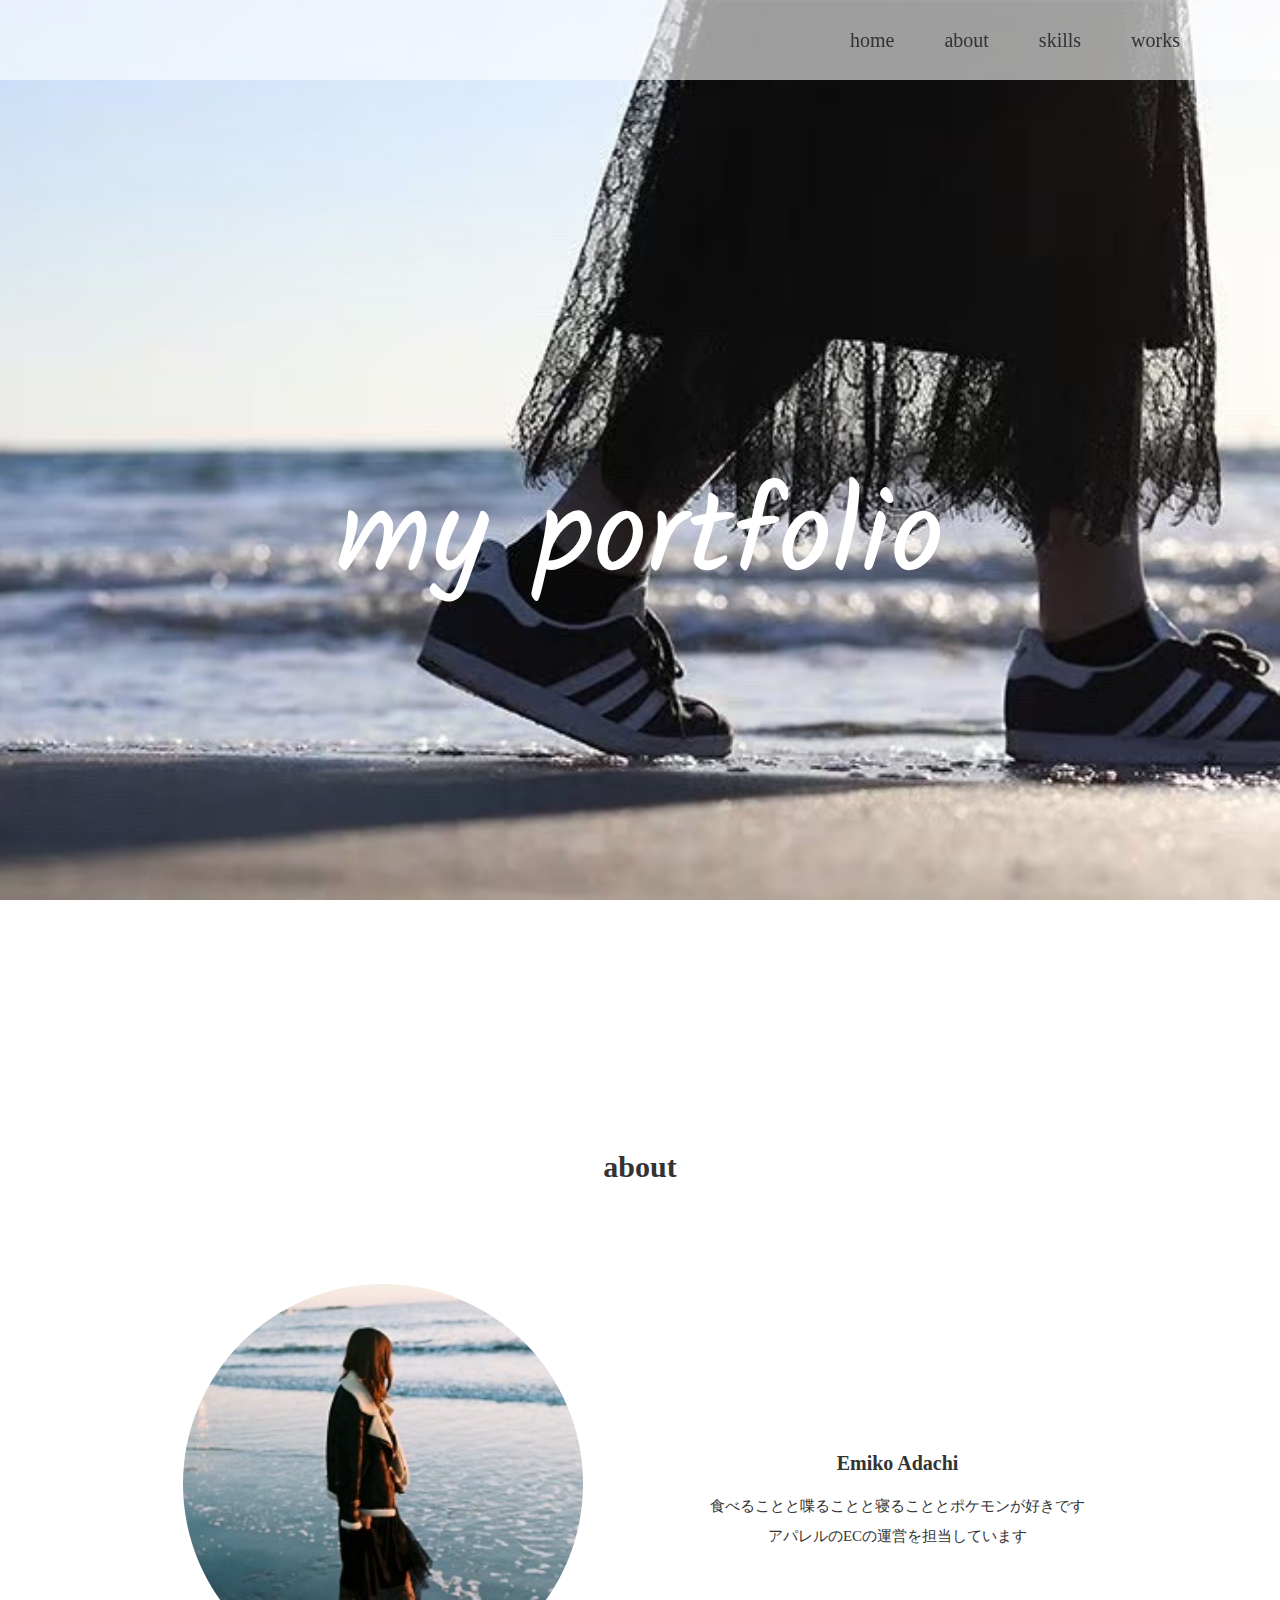
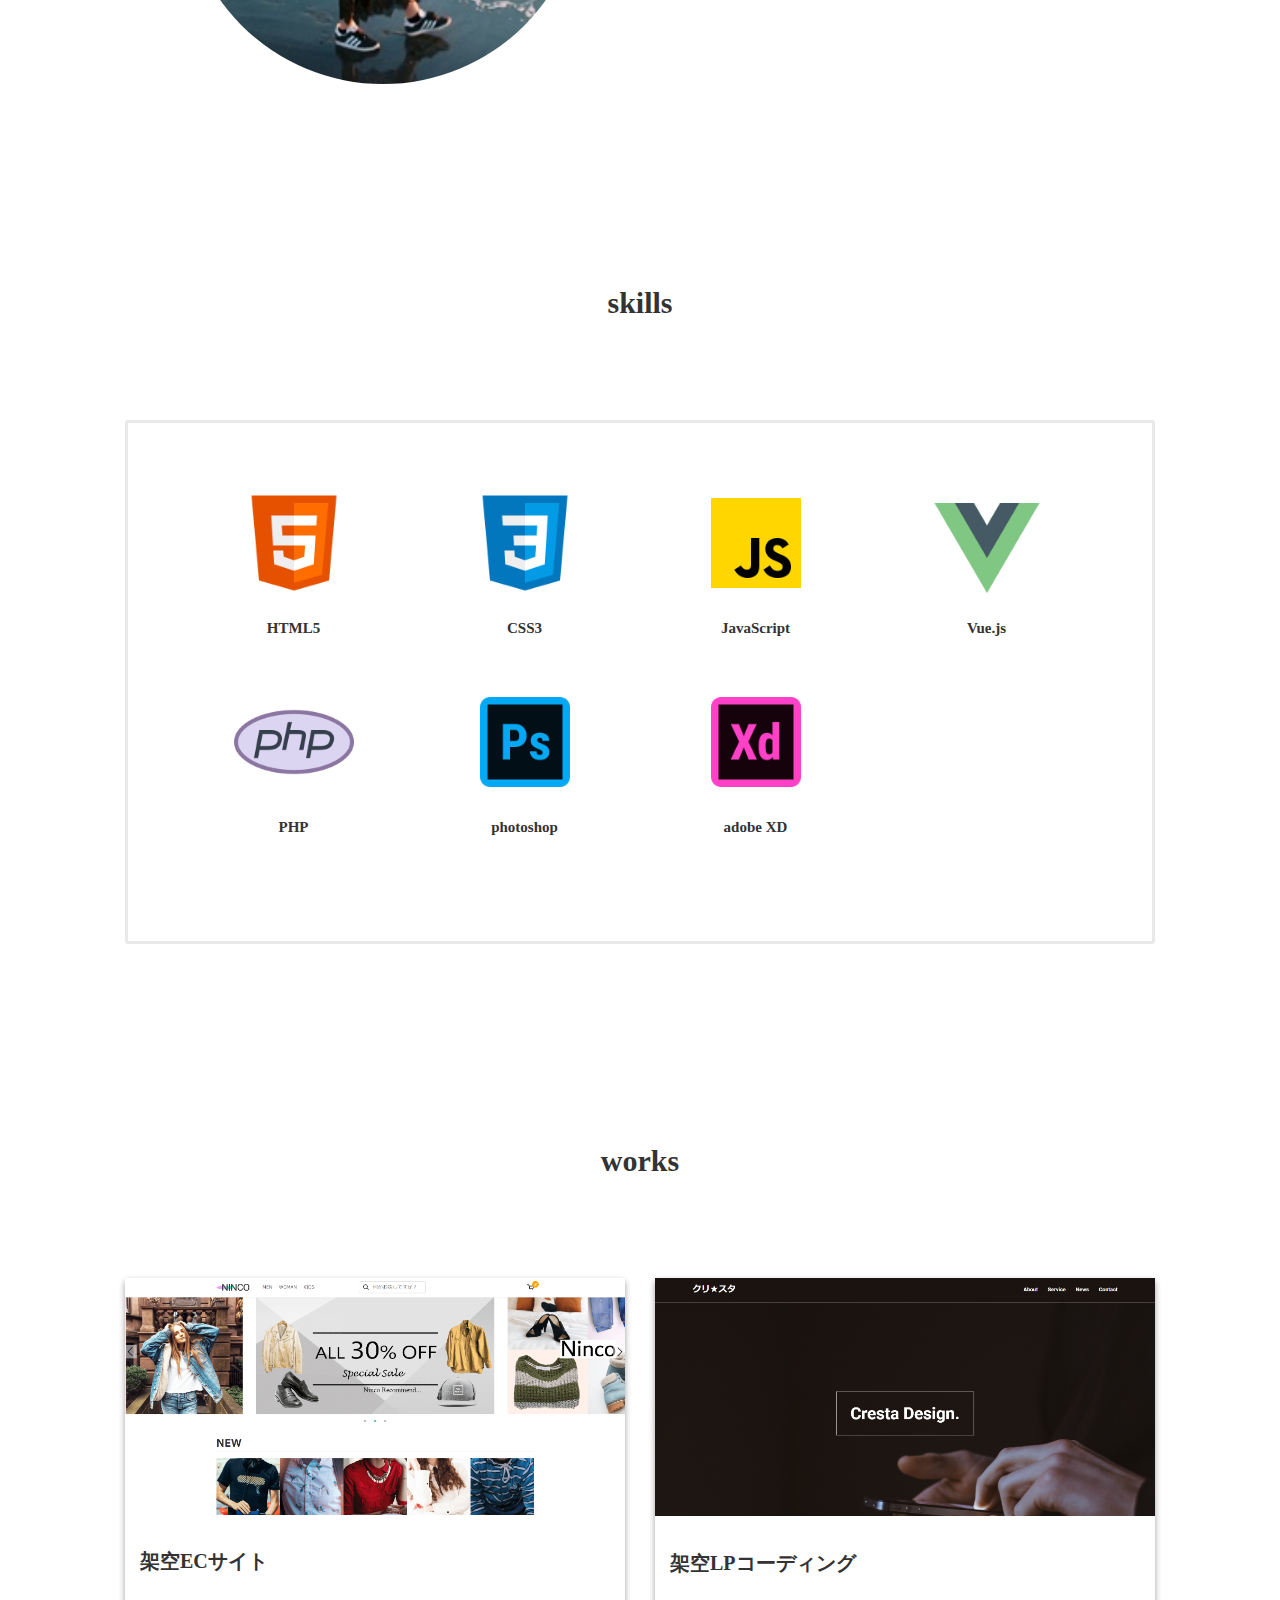
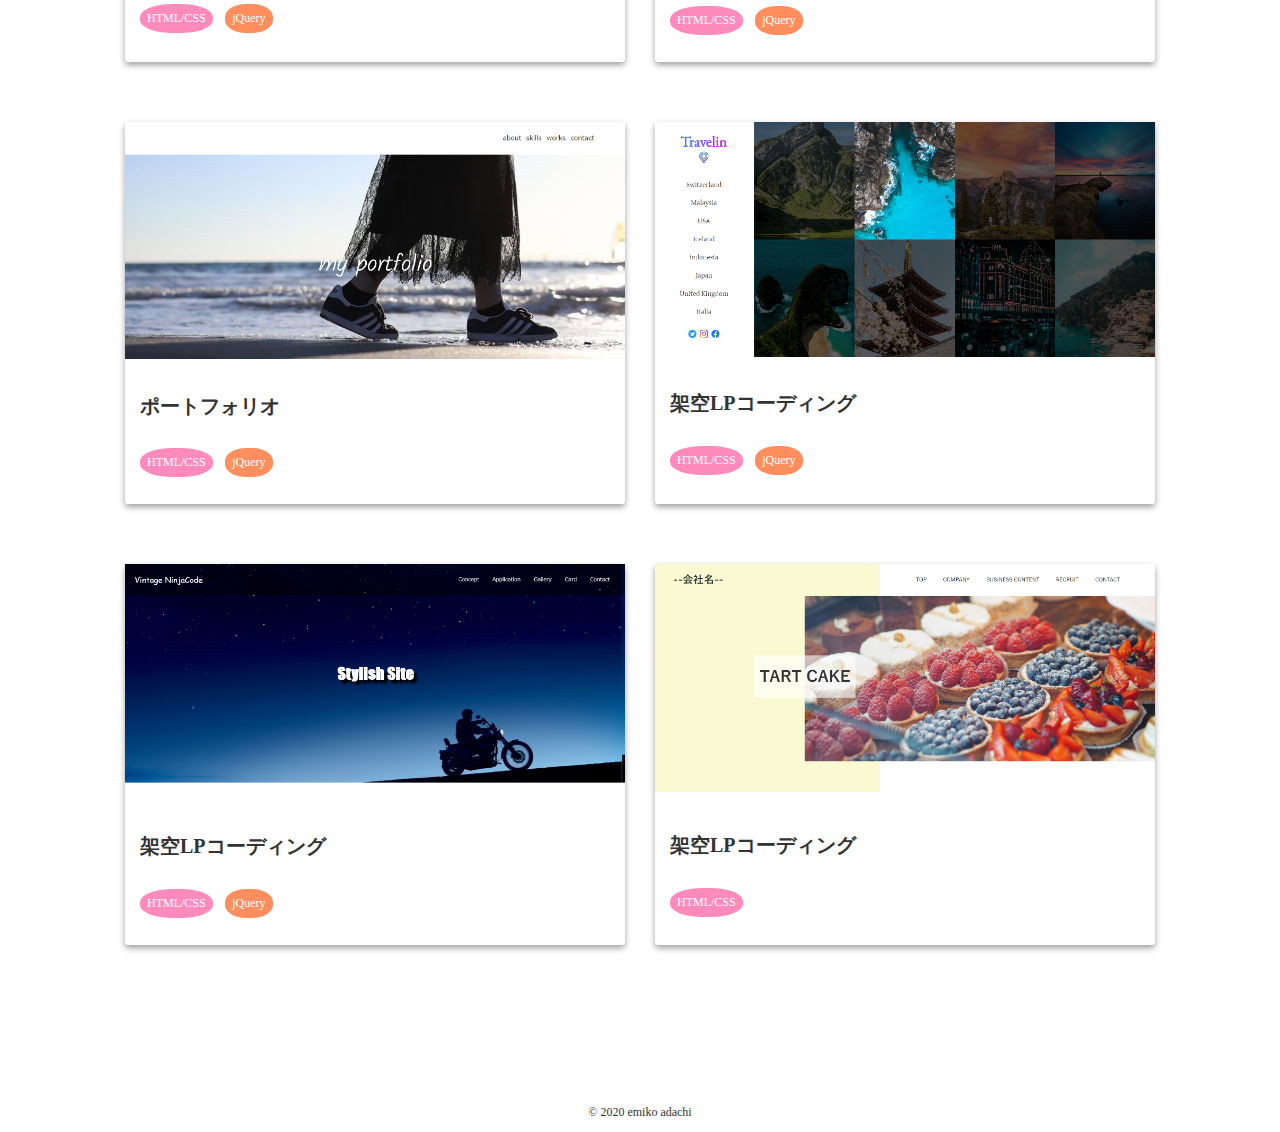
<file: index.html>
<!DOCTYPE html>
<html lang="ja">
<head>
    <meta charset="UTF-8">
    <meta name="viewport" content="width=device-width, initial-scale=1.0">
    <title>my portfolio</title>
    <link rel="stylesheet" href="css/style.css">
    <link href="https://fonts.googleapis.com/css2?family=Kalam:wght@300&display=swap" rel="stylesheet">
    <script type="text/javascript" src="js/jquery-3.5.1.min.js"></script>
</head>
<body>
    <header class="header">
        <div id="header">
            <nav>
            <ul id="navi" class="navi">
                <li><a href="#home">home</a></li>
                <li><a href="#about">about</a></li>
                <li><a href="#skills">skills</a></li>
                <li><a href="#works">works</a></li>
            </ul>
            </nav>
            
            <!-- ボタン部分-->
            <div class="nav_btn" id="nav_btn">
                <span class="hamburger_line hamburger_line1"></span>
                <span class="hamburger_line hamburger_line2"></span>
                <span class="hamburger_line hamburger_line3"></span>
            </div>
            <div class="nav_bg" id="nav_bg"></div>
            <!-- /ボタン部分-->
            
        </div>
    </header>
    <main>
        <div class="main_visual"  id="home">
            <div class="main_img"></div>
            <div class="main_text">
                <p>my portfolio</p>
            </div>
        </div>
        <section class="about" id="about">
            <h1 class="contents_title">about</h1>
            <div class="about_wrapper">
                <div class="about_img">
                    <img src="./img/about.jpg" alt="">
                </div>
                <div class="about_text">
                    <h2>Emiko Adachi</h2>
                    <p>食べることと喋ることと寝ることとポケモンが好きです<br>
                    アパレルのECの運営を担当しています</p>
                </div>
            </div>
        </section>
        <section class="skills" id="skills">
            <h1 class="contents_title">skills</h1>
            <div class="skills_container">
                <ul class="skills_card">
                    <li class="skill">
                        <img src="img/icons8-html-5-48.png" alt="">
                        <p>HTML5</p>
                    </li>
                    <li class="skill">
                        <img src="img/icons8-css3-48.png" alt="">
                        <p>CSS3</p>
                    </li>
                    <li class="skill">
                        <img src="img/icons8-javascript-48.png" alt="">
                        <p>JavaScript</p>
                    </li>
                    <li class="skill">
                        <img src="img/icons8-vue-js-48.png" alt="">
                        <p>Vue.js</p>
                    </li>
                    <li class="skill">
                        <img src="img/icons8-php-ロゴ-30.png" alt="">
                        <p>PHP</p>
                    </li>
                    <li class="skill">
                        <img src="img/icons8-adobe-photoshop-48.png" alt="">
                        <p>photoshop</p>
                    </li>
                    <li class="skill">
                        <img src="img/icons8-adobe-xd-48.png" alt="">
                        <p>adobe XD</p>
                    </li>
                </ul>
            </div>
        </section>
        <section class="works" id="works">
            <h1 class="contents_title">works</h1>
                <div class="works_container">
                    <ul class="works_card">
                        <li class="works_item" id="openmodal_6">
                            <img src="img/works_06.png" alt="">
                            <div class="works_wrapper">
                                <h2 class="works_title">架空ECサイト</h2>
                                <p class="html_css">HTML/CSS</p>
                                <p class="jQuery">jQuery</p>
                            </div>
                        </li>
                        <!-- モーダルエリアここから -->
                        <section id="modalArea_6" class="modalArea">
                        <div id="modalBg_6" class="modalBg"></div>
                        <div class="modalWrapper">
                            <div class="modalContents">
                                <img src="img/works_06.png" alt="">
                                <h2>架空ECサイト</h2>
                                <table>
                                    <tr class="modal_list">
                                        <td>ポイント</td>
                                        <td>
                                            <ul>
                                                <li>レスポンシブ対応あり(PC、SP)</li>
                                                <li>プラグインを使用したスライダーの実装</li>
                                                <li>画像拡大機能</li>
                                                <li>お気に入り追加やカートに入れる機能実装</li>
                                            </ul>
                                        </td>
                                    </tr>
                                    <tr class="modal_list">
                                        <td>サイトURL</td>
                                        <td><a href="works/06/index.html" target="_blank">https://e-adachi/works/06.com</a></td>
                                    </tr>
                                    <tr class="modal_list">
                                        <td>GitHub</td>
                                        <td><a href="https://github.com/e-adachi-55/ec" target="_blank">https://github.com/e-adachi-55/ec</a></td>
                                    </tr>
                                    <tr class="modal_list">
                                        <td>担当箇所</td>
                                        <td>コーディングのみ</td>
                                    </tr>
                                    <tr class="modal_list">
                                        <td>言語・ツール</td>
                                        <td>HTML / CSS / jQuery</td>
                                    </tr>
                                    <tr class="modal_list">
                                        <td>制作時間</td>
                                        <td>35時間</td>
                                    </tr>
                                </table>
                            </div>
                            <div id="closeModal_6" class="closeModal">
                            ×
                            </div>
                        </div>
                        </section>
                        <!-- モーダルエリアここまで -->
                        <li class="works_item" id="openmodal_5">
                            <img src="img/works_05.png" alt="">
                            <div class="works_wrapper">
                                <h2 class="works_title">架空LPコーディング</h2>
                                <p class="html_css">HTML/CSS</p>
                                <p class="jQuery">jQuery</p>
                            </div>
                        </li>
                        <!-- モーダルエリアここから -->
                        <section id="modalArea_5" class="modalArea">
                        <div id="modalBg_5" class="modalBg"></div>
                        <div class="modalWrapper">
                            <div class="modalContents">
                                <img src="img/works_05.png" alt="">
                                <h2>架空LPコーディング</h2>
                                <table>
                                    <tr class="modal_list">
                                        <td>ポイント</td>
                                        <td>
                                            <ul>
                                                <li>レスポンシブ対応あり(PC、SP)</li>
                                                <li>XDカンプからのコーディング</li>
                                            </ul>
                                        </td>
                                    </tr>
                                    <tr class="modal_list">
                                        <td>サイトURL</td>
                                        <td><a href="works/05/index.html" target="_blank">https://e-adachi/works/05.com</a></td>
                                    </tr>
                                    <tr class="modal_list">
                                        <td>GitHub</td>
                                        <td><a href="https://github.com/e-adachi-55/crestadesign-cording1" target="_blank">https://github.com/e-adachi-55/crestadesign-cording1</a></td>
                                    </tr>
                                    <tr class="modal_list">
                                        <td>担当箇所</td>
                                        <td>コーディングのみ</td>
                                    </tr>
                                    <tr class="modal_list">
                                        <td>言語・ツール</td>
                                        <td>HTML / CSS / jQuery / adobe XD</td>
                                    </tr>
                                    <tr class="modal_list">
                                        <td>制作時間</td>
                                        <td>14時間</td>
                                    </tr>
                                </table>
                            </div>
                            <div id="closeModal_5" class="closeModal">
                            ×
                            </div>
                        </div>
                        </section>
                        <!-- モーダルエリアここまで -->
                        <li class="works_item" id="openmodal_4">
                            <img src="img/works_04.png" alt="">
                            <div class="works_wrapper">
                                <h2 class="works_title">ポートフォリオ</h2>
                                <p class="html_css">HTML/CSS</p>
                                <p class="jQuery">jQuery</p>
                            </div>
                        </li>
                        <!-- モーダルエリアここから -->
                        <section id="modalArea_4" class="modalArea">
                        <div id="modalBg_4" class="modalBg"></div>
                        <div class="modalWrapper">
                            <div class="modalContents">
                                <img src="img/works_04.png" alt="">
                                <h2>ポートフォリオ</h2>
                                <table>
                                    <tr class="modal_list">
                                        <td>ポイント</td>
                                        <td>
                                            <ul>
                                                <li>レスポンシブ対応あり(PC、SP)</li>
                                            </ul>
                                        </td>
                                    </tr>
                                    <tr class="modal_list">
                                        <td>サイトURL</td>
                                        <td><a href="index.html" target="_blank">https://e-adachi.com</a></td>
                                    </tr>
                                    <tr class="modal_list">
                                        <td>GitHub</td>
                                        <td><a href="https://github.com/e-adachi-55/my-portfolio" target="_blank">https://github.com/e-adachi-55/my-portfolio</a></td>
                                    </tr>
                                    <tr class="modal_list">
                                        <td>担当箇所</td>
                                        <td>コーディングのみ</td>
                                    </tr>
                                    <tr class="modal_list">
                                        <td>言語・ツール</td>
                                        <td>HTML / CSS / jQuery / adobe XD</td>
                                    </tr>
                                    <tr class="modal_list">
                                        <td>制作時間</td>
                                        <td>8時間</td>
                                    </tr>
                                </table>
                            </div>
                            <div id="closeModal_4" class="closeModal">
                            ×
                            </div>
                        </div>
                        </section>
                        <!-- モーダルエリアここまで -->
                        <li class="works_item" id="openmodal_3">
                            <img src="img/works_03.png" alt="">
                            <div class="works_wrapper">
                                <h2 class="works_title">架空LPコーディング</h2>
                                <p class="html_css">HTML/CSS</p>
                                <p class="jQuery">jQuery</p>
                            </div>
                        </li>
                        <!-- モーダルエリアここから -->
                        <section id="modalArea_3" class="modalArea">
                        <div id="modalBg_3" class="modalBg"></div>
                        <div class="modalWrapper">
                            <div class="modalContents">
                                <img src="img/works_03.png" alt="">
                                <h2>架空LPコーディング</h2>
                                <table>
                                    <tr class="modal_list">
                                        <td>ポイント</td>
                                        <td>
                                            <ul>
                                                <li>レスポンシブ対応あり(PC、SP)</li>
                                                <li>jQueryを使用したスライダーの実装</li>
                                                <li>パラメータを使った動的ページ作成</li>
                                            </ul>
                                        </td>
                                    </tr>
                                    <tr class="modal_list">
                                        <td>サイトURL</td>
                                        <td><a href="works/03/index.html" target="_blank">https://e-adachi/works/03.com</a></td>
                                    </tr>
                                    <tr class="modal_list">
                                        <td>GitHub</td>
                                        <td><a href="https://github.com/e-adachi-55/Learning-history3" target="_blank">https://github.com/e-adachi-55/Learning-history3</a></td>
                                    </tr>
                                    <tr class="modal_list">
                                        <td>担当箇所</td>
                                        <td>コーディングのみ</td>
                                    </tr>
                                    <tr class="modal_list">
                                        <td>言語・ツール</td>
                                        <td>HTML / CSS / jQuery</td>
                                    </tr>
                                    <tr class="modal_list">
                                        <td>制作時間</td>
                                        <td>16時間</td>
                                    </tr>
                                </table>
                            </div>
                            <div id="closeModal_3" class="closeModal">
                            ×
                            </div>
                        </div>
                        </section>
                        <!-- モーダルエリアここまで -->
                        <li class="works_item"  id="openmodal_2">
                            <img src="img/works_02.png" alt="">
                            <div class="works_wrapper">
                                <h2 class="works_title">架空LPコーディング</h2>
                                <p class="html_css">HTML/CSS</p>
                                <p class="jQuery">jQuery</p>
                            </div>
                        </li>
                        <!-- モーダルエリアここから -->
                        <section id="modalArea_2" class="modalArea">
                        <div id="modalBg_2" class="modalBg"></div>
                        <div class="modalWrapper">
                            <div class="modalContents">
                                <img src="img/works_02.png" alt="">
                                <h2>架空LPコーディング</h2>
                                <table>
                                    <tr class="modal_list">
                                        <td>ポイント</td>
                                        <td>
                                            <ul>
                                                <li>レスポンシブ対応あり(PC、SP)</li>
                                                <li>模写コーディング</li>
                                            </ul>
                                        </td>
                                    </tr>
                                    <tr class="modal_list">
                                        <td>サイトURL</td>
                                        <td><a href="works/02/index.html" target="_blank">https://e-adachi/works/02.com</a></td>
                                    </tr>
                                    <tr class="modal_list">
                                        <td>GitHub</td>
                                        <td><a href="https://github.com/e-adachi-55/Learning-history2" target="_blank">https://github.com/e-adachi-55/Learning-history2</a></td>
                                    </tr>
                                    <tr class="modal_list">
                                        <td>担当箇所</td>
                                        <td>コーディングのみ</td>
                                    </tr>
                                    <tr class="modal_list">
                                        <td>言語・ツール</td>
                                        <td>HTML / CSS / jQuery</td>
                                    </tr>
                                    <tr class="modal_list">
                                        <td>制作時間</td>
                                        <td>12時間</td>
                                    </tr>
                                </table>
                            </div>
                            <div id="closeModal_2" class="closeModal">
                            ×
                            </div>
                        </div>
                        </section>
                        <!-- モーダルエリアここまで -->
                        <li class="works_item"  id="openmodal_1">
                            <img src="img/works_01.png" alt="">
                            <div class="works_wrapper">
                                <h2 class="works_title">架空LPコーディング</h2>
                                <p class="html_css">HTML/CSS</p>
                            </div>
                        </li>
                        <!-- モーダルエリアここから -->
                        <section id="modalArea_1" class="modalArea">
                        <div id="modalBg_1" class="modalBg"></div>
                        <div class="modalWrapper">
                            <div class="modalContents">
                                <img src="img/works_01.png" alt="">
                                <h2>架空LPコーディング</h2>
                                <table>
                                    <tr class="modal_list">
                                        <td>ポイント</td>
                                        <td>
                                            <ul>
                                                <li>模写コーディング</li>
                                            </ul>
                                        </td>
                                    </tr>
                                   <!-- <tr class="modal_list">
                                        <td>サイトURL</td>
                                        <td><a href="works/01/index.html" target="_blank">https://e-adachi/works/01.com</a></td>
                                    </tr> -->
                                    <tr class="modal_list">
                                        <td>GitHub</td>
                                        <td><a href="https://github.com/e-adachi-55/Learning-history1" target="_blank">https://github.com/e-adachi-55/Learning-history1</a></td>
                                    </tr>
                                    <tr class="modal_list">
                                        <td>担当箇所</td>
                                        <td>コーディングのみ</td>
                                    </tr>
                                    <tr class="modal_list">
                                        <td>言語・ツール</td>
                                        <td>HTML / CSS </td>
                                    </tr>
                                    <tr class="modal_list">
                                        <td>制作時間</td>
                                        <td>5時間</td>
                                    </tr>
                                </table>
                            </div>
                            <div id="closeModal_1" class="closeModal">
                            ×
                            </div>
                        </div>
                        </section>
                        <!-- モーダルエリアここまで -->
                    </ul>
                </div>
        </section>
    </main>
    <footer>
        <p>&copy; 2020 emiko adachi</p>
    </footer>
 
<script>

  /* SP menu */
  function toggleNav() {
    var body = document.body;
    var hamburger = document.getElementById('nav_btn');
    var blackBg = document.getElementById('nav_bg');

    hamburger.addEventListener('click', function() {
        body.classList.toggle('nav_open'); //メニュークリックでnav-openというクラスがbodyに付与
    });
    blackBg.addEventListener('click', function() {
        body.classList.remove('nav_open'); //もう一度クリックで解除
    });
    $('a[href^="#"]').on('click', function() {
      blackBg.click(); // .menuをクリックした時と同じ処理
    });
  }
    toggleNav();

$(function () {
  $('#openmodal_6').click(function(){
      $('#modalArea_6').fadeIn();
  });
  $('#closeModal_6 , #modalBg_6').click(function(){
    $('#modalArea_6').fadeOut();
  });
});     

$(function () {
  $('#openmodal_5').click(function(){
      $('#modalArea_5').fadeIn();
  });
  $('#closeModal_5 , #modalBg_5').click(function(){
    $('#modalArea_5').fadeOut();
  });
});    

$(function () {
  $('#openmodal_4').click(function(){
      $('#modalArea_4').fadeIn();
  });
  $('#closeModal_4 , #modalBg_4').click(function(){
    $('#modalArea_4').fadeOut();
  });
});

$(function () {
    $('#openmodal_3').click(function(){
        $('#modalArea_3').fadeIn();
    });
    $('#closeModal_3 , #modalBg_3').click(function(){
        $('#modalArea_3').fadeOut();
    });
});

$(function () {
    $('#openmodal_2').click(function(){
        $('#modalArea_2').fadeIn();
    });
    $('#closeModal_2 , #modalBg_2').click(function(){
        $('#modalArea_2').fadeOut();
    });
});

$(function () {
    $('#openmodal_1').click(function(){
        $('#modalArea_1').fadeIn();
    });
    $('#closeModal_1 , #modalBg_1').click(function(){
        $('#modalArea_1').fadeOut();
    });
});

</script>
</body>
</html>
</file>
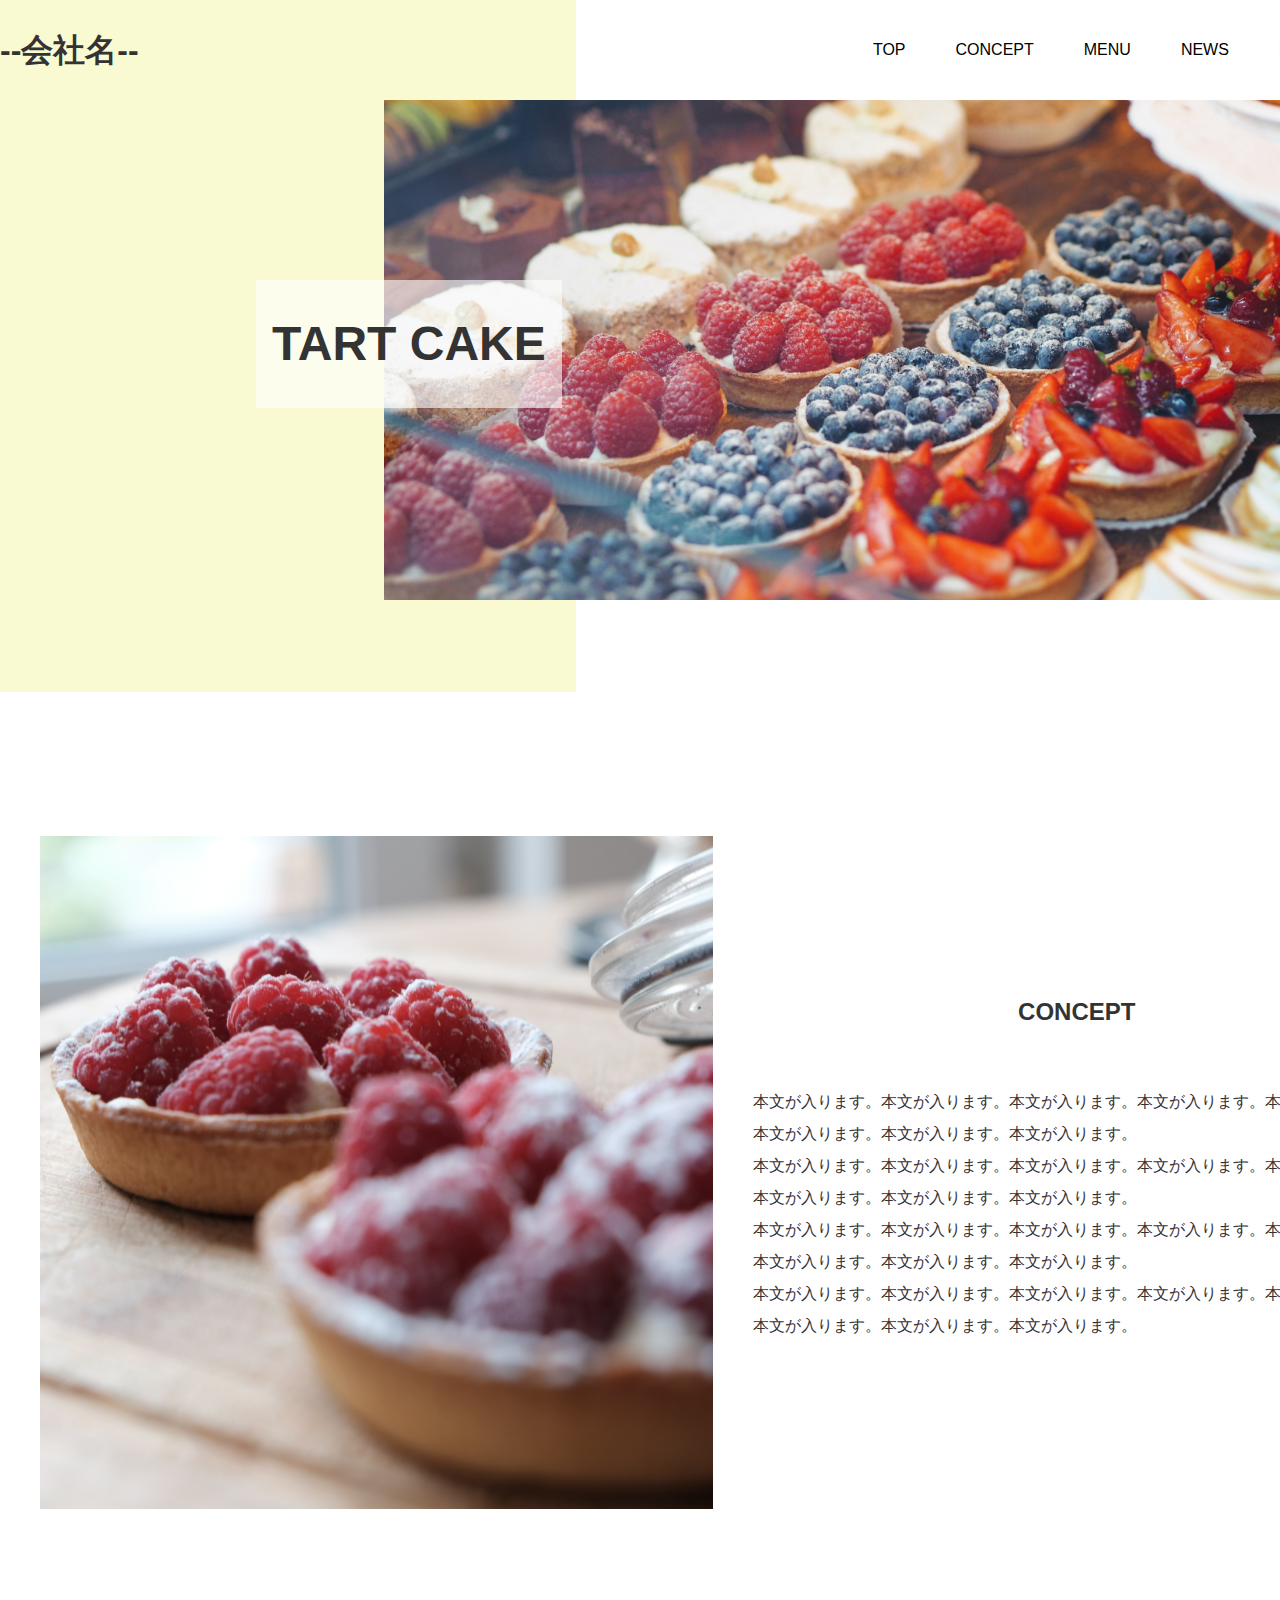
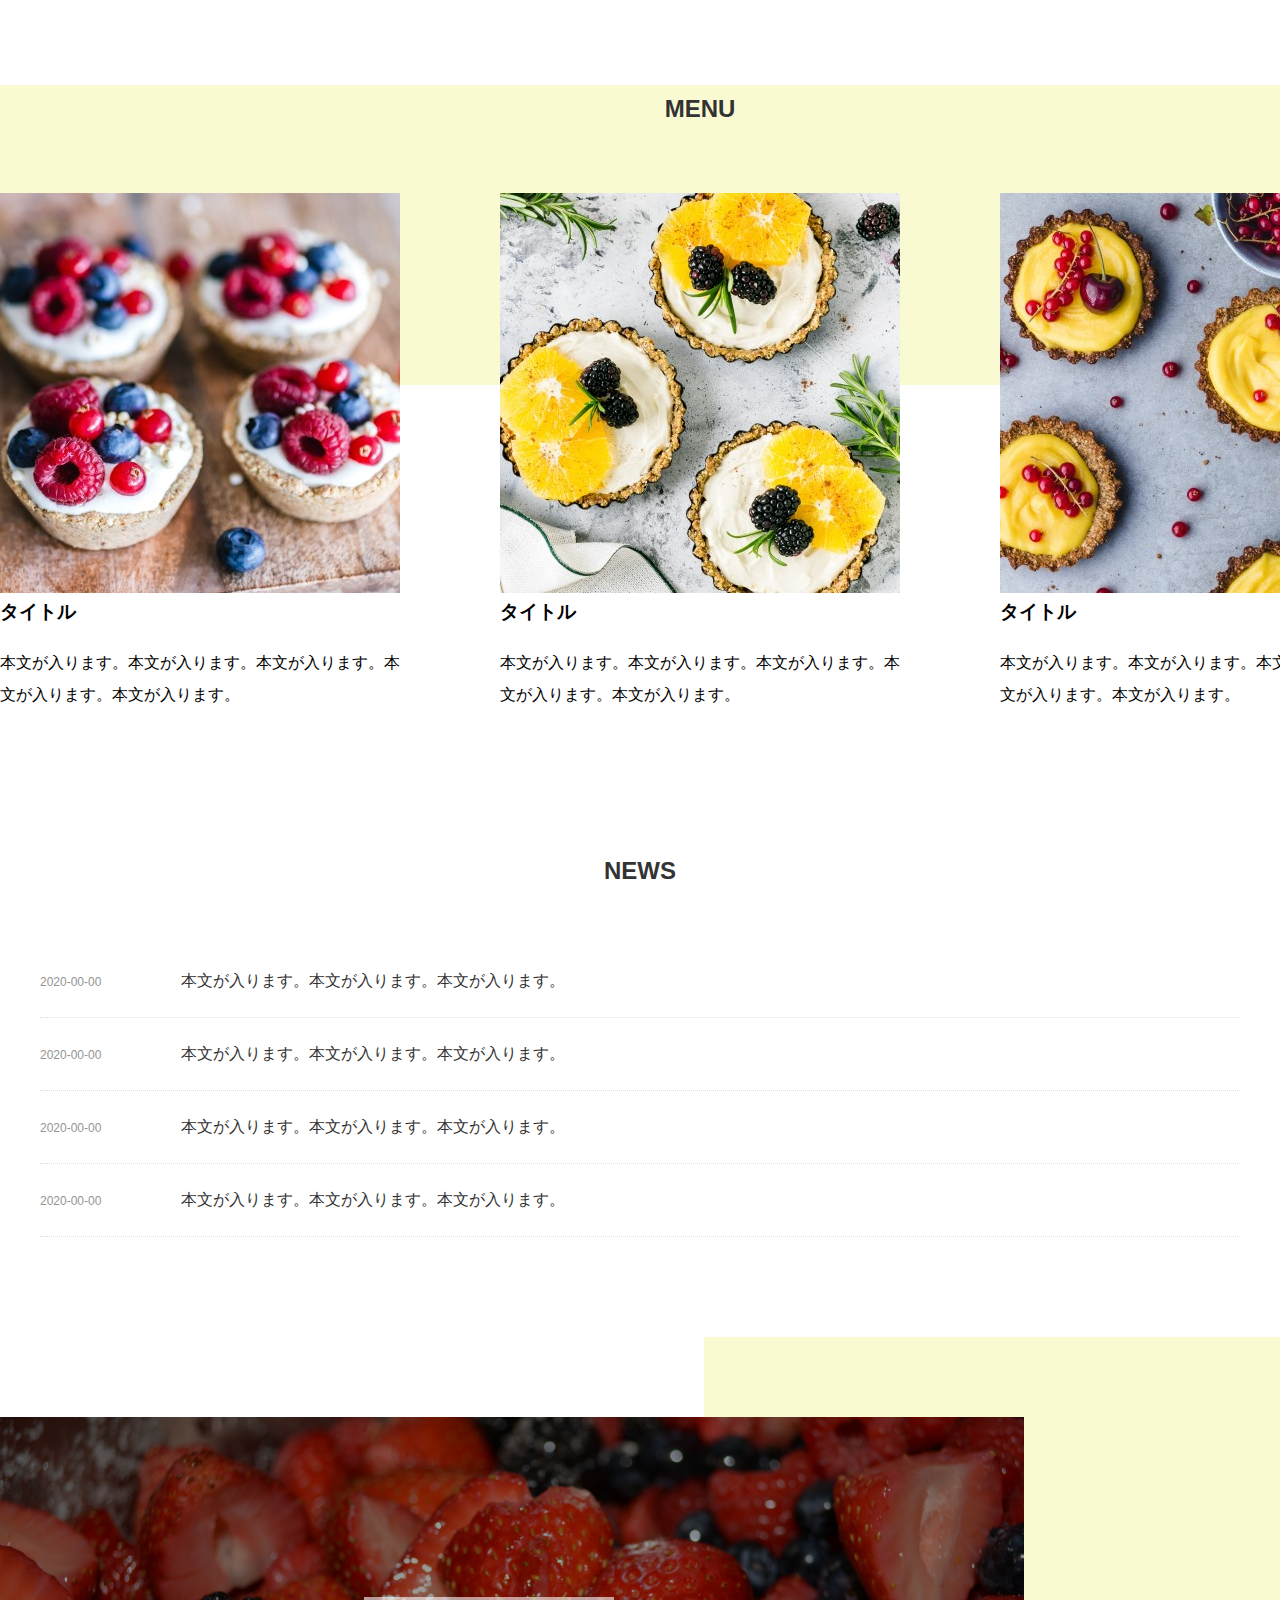
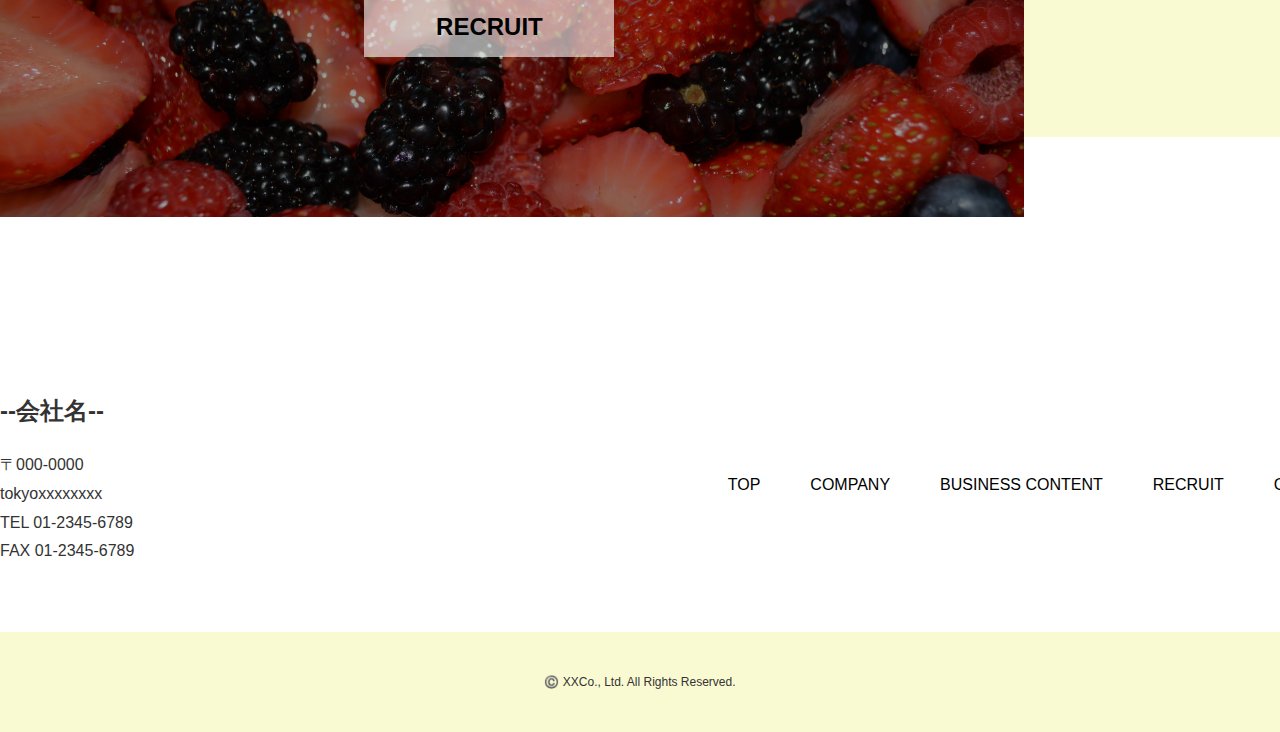
<file: works/01/index.html>
<!DOCTYPE html>
<html lang="ja">

<head>
    <meta charset="UTF-8">
    <title>practice</title>
    <link rel="stylesheet" href="style.css">
</head>

<body>
    <header class="header">
        <div class="content-wrapper header-nav">
            <h1>--会社名--</h1>
            <nav>
                <ul>
                    <li><a href="#">TOP</a></li>
                    <li><a href="#concept">CONCEPT</a></li>
                    <li><a href="#menu">MENU</a></li>
                    <li><a href="#news">NEWS</a></li>
                    <li><a href="#recruit">RECRUIT</a></li>
                    
                </ul>
            </nav>
        </div>
    </header>
    <section class="mainvisual">
        <img src="images/img1.jpg" alt="タルト画像">
        <h2>TART CAKE</h2>
        <div class="bg1"></div>
    </section>
    <main>
        <section class="concept" id="concept">
            <div class="content-wrapper">
                <div class="contents">
                    <figure><img src="images/img2.jpg" alt=""></figure>
                    <div class="content">
                        <h2>CONCEPT</h2>
                        <p>本文が入ります。本文が入ります。本文が入ります。本文が入ります。本文が入ります。本文が入ります。本文が入ります。本文が入ります。<br>
                            本文が入ります。本文が入ります。本文が入ります。本文が入ります。本文が入ります。本文が入ります。本文が入ります。本文が入ります。<br>
                            本文が入ります。本文が入ります。本文が入ります。本文が入ります。本文が入ります。本文が入ります。本文が入ります。本文が入ります。<br>
                            本文が入ります。本文が入ります。本文が入ります。本文が入ります。本文が入ります。本文が入ります。本文が入ります。本文が入ります。<br>
                        </p>
                    </div>
                </div>
            </div>

        </section>
        <section class="menu" id="menu">
            <div class="content-wrapper">
                <h2>MENU</h2>
                <ul>
                    <li>
                        <a href="#">
                            <figure><img src="images/img3.jpg">
                                <h3>タイトル</h3>
                            </figure>
                            <p>本文が入ります。本文が入ります。本文が入ります。本文が入ります。本文が入ります。</p>
                        </a>
                    </li>
                    <li>
                        <a href="#">
                            <figure><img src="images/img4.jpg">
                                <h3>タイトル</h3>
                            </figure>
                            <p>本文が入ります。本文が入ります。本文が入ります。本文が入ります。本文が入ります。</p>
                        </a>
                    </li>
                    <li>
                        <a href="#">
                            <figure><img src="images/img5.jpg">
                                <h3>タイトル</h3>
                            </figure>
                            <p>本文が入ります。本文が入ります。本文が入ります。本文が入ります。本文が入ります。</p>
                        </a>
                    </li>
                </ul>
            </div>
        </section>
        <section class="news" id="news">
            <div class="content-wrapper">
                <h2>NEWS</h2>
                <ul>
                    <li><a href="#"><time>2020-00-00</time>本文が入ります。本文が入ります。本文が入ります。</a></li>
                    <li><a href="#"><time>2020-00-00</time>本文が入ります。本文が入ります。本文が入ります。</a></li>
                    <li><a href="#"><time>2020-00-00</time>本文が入ります。本文が入ります。本文が入ります。</a></li>
                    <li><a href="#"><time>2020-00-00</time>本文が入ります。本文が入ります。本文が入ります。</a></li>
                </ul>
            </div>
        </section>
        <section class="recruit" id="recruit">
            <div class="recruit-img"><img src="images/img6.jpg" alt=""></div>
            <h2><a href="#">RECRUIT</a></h2>
            <div class="bg2"></div>
        </section>
    </main>
    <footer class="footer">
        <div class="content-wrapper">
            <div class="address">
                <h2>--会社名--</h2>
                <p>〒000-0000<br>
                    tokyoxxxxxxxx<br>
                    TEL 01-2345-6789<br>
                    FAX 01-2345-6789
                </p>
            </div>
            <ul>
                <li><a href="#">TOP</a></li>
                <li><a href="#">COMPANY</a></li>
                <li><a href="#">BUSINESS CONTENT</a></li>
                <li><a href="#">RECRUIT</a></li>
                <li><a href="#">CONTACT</a></li>
            </ul>
        </div>
        <div class="copylight">
            <p>©️ XXCo., Ltd. All Rights Reserved.</p>
        </div>
    </footer>
</body>

</html>
</file>
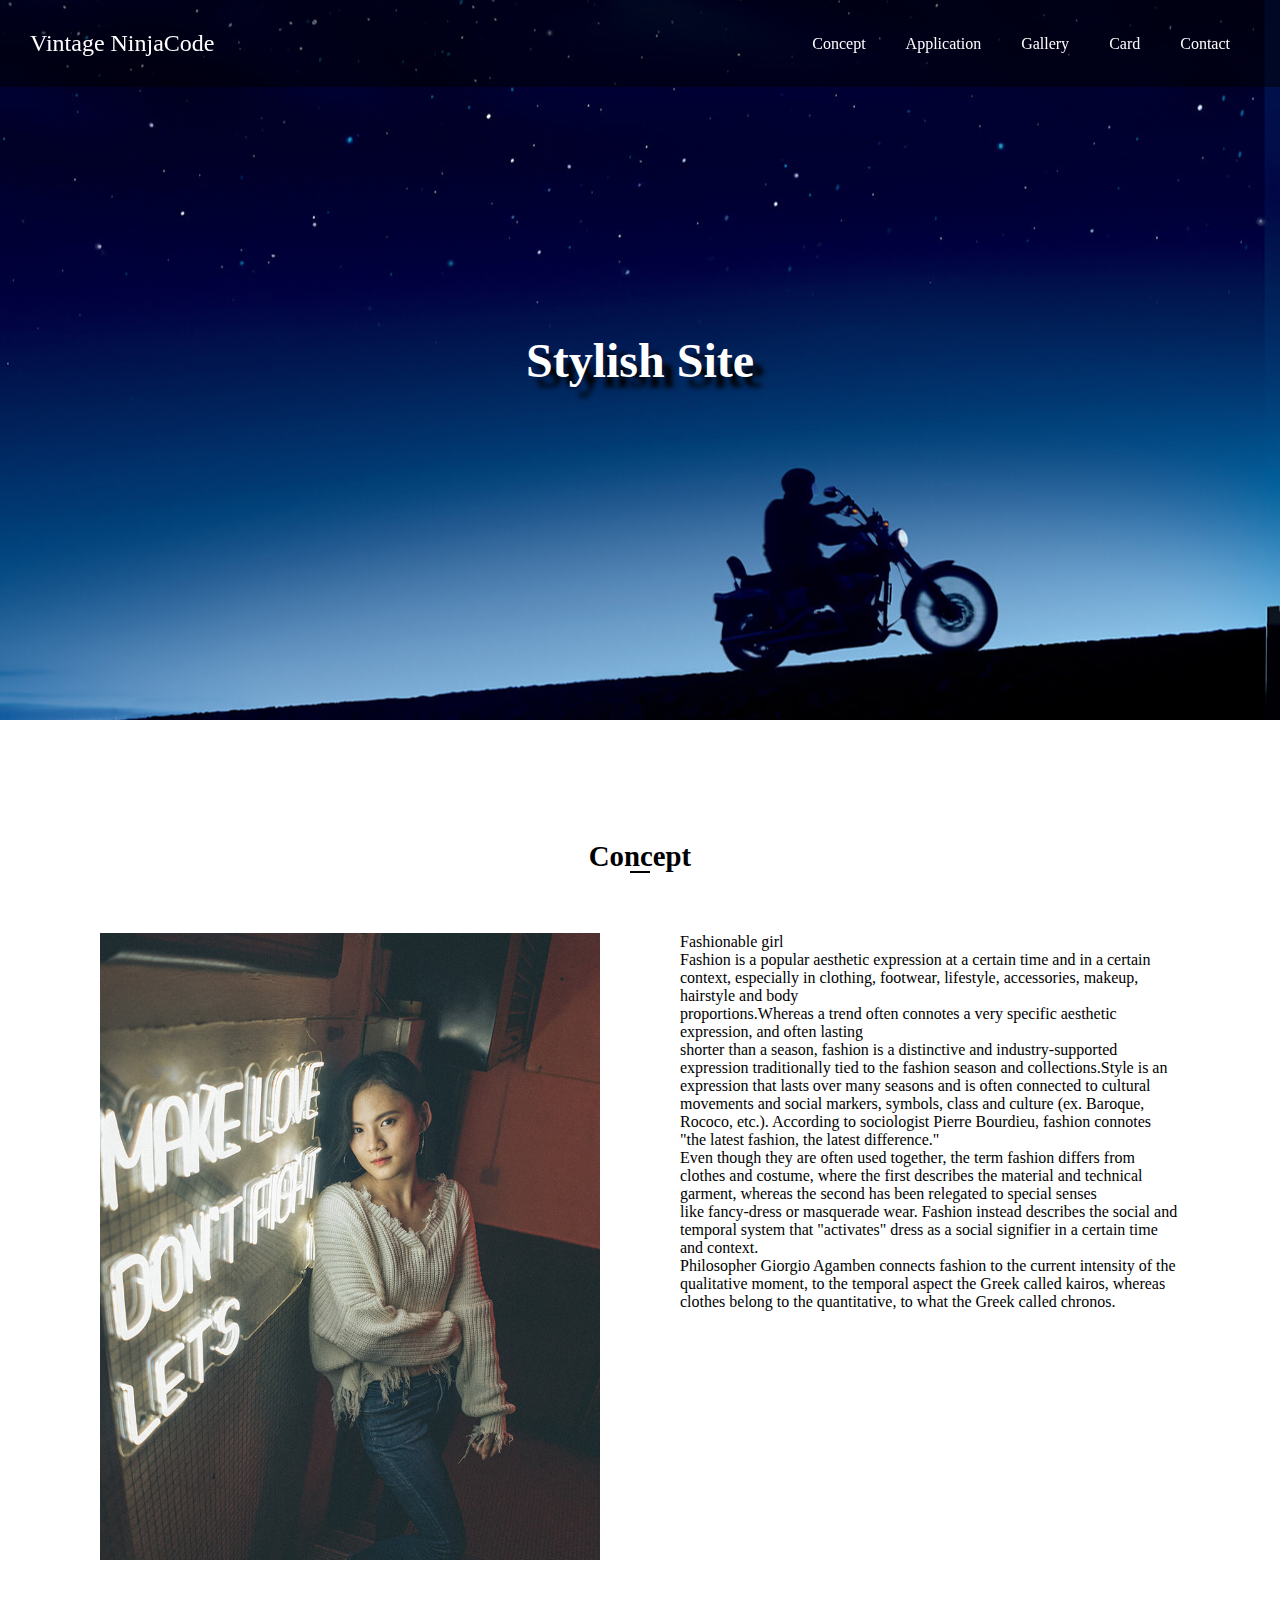
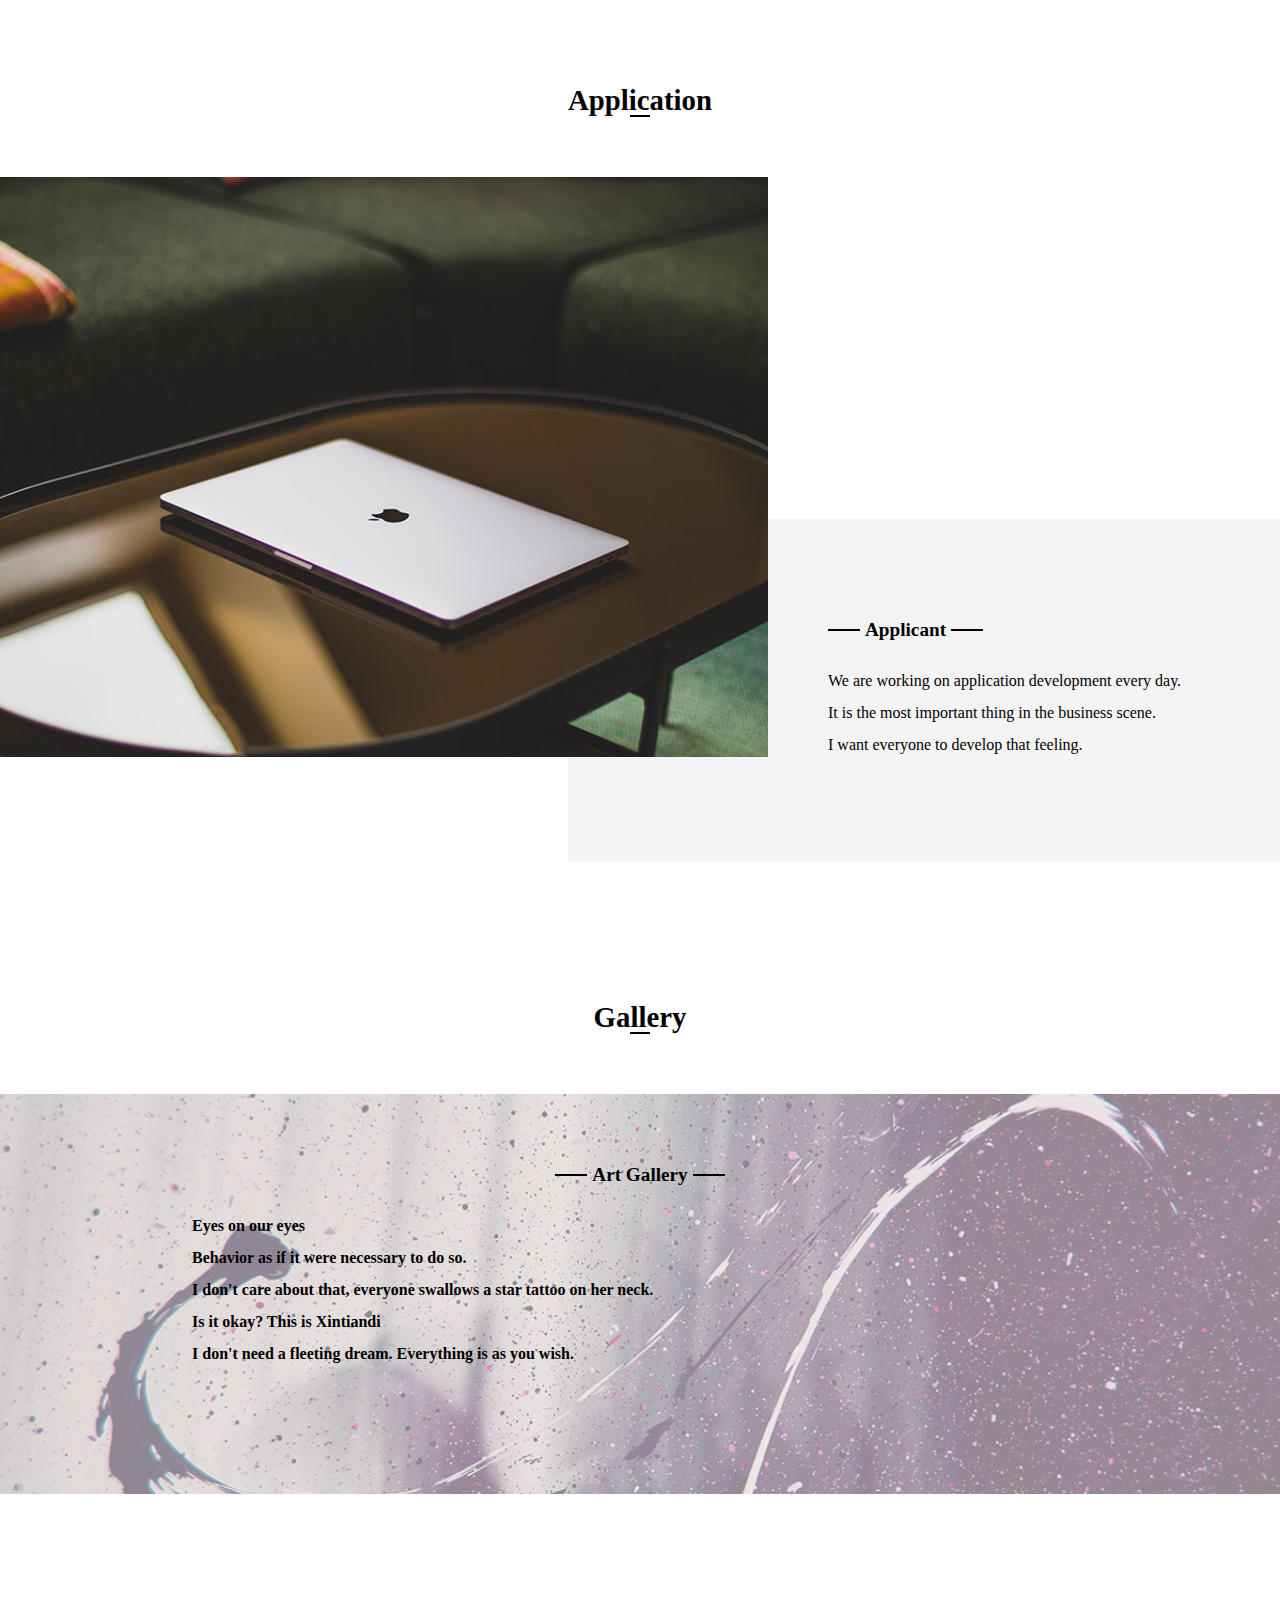
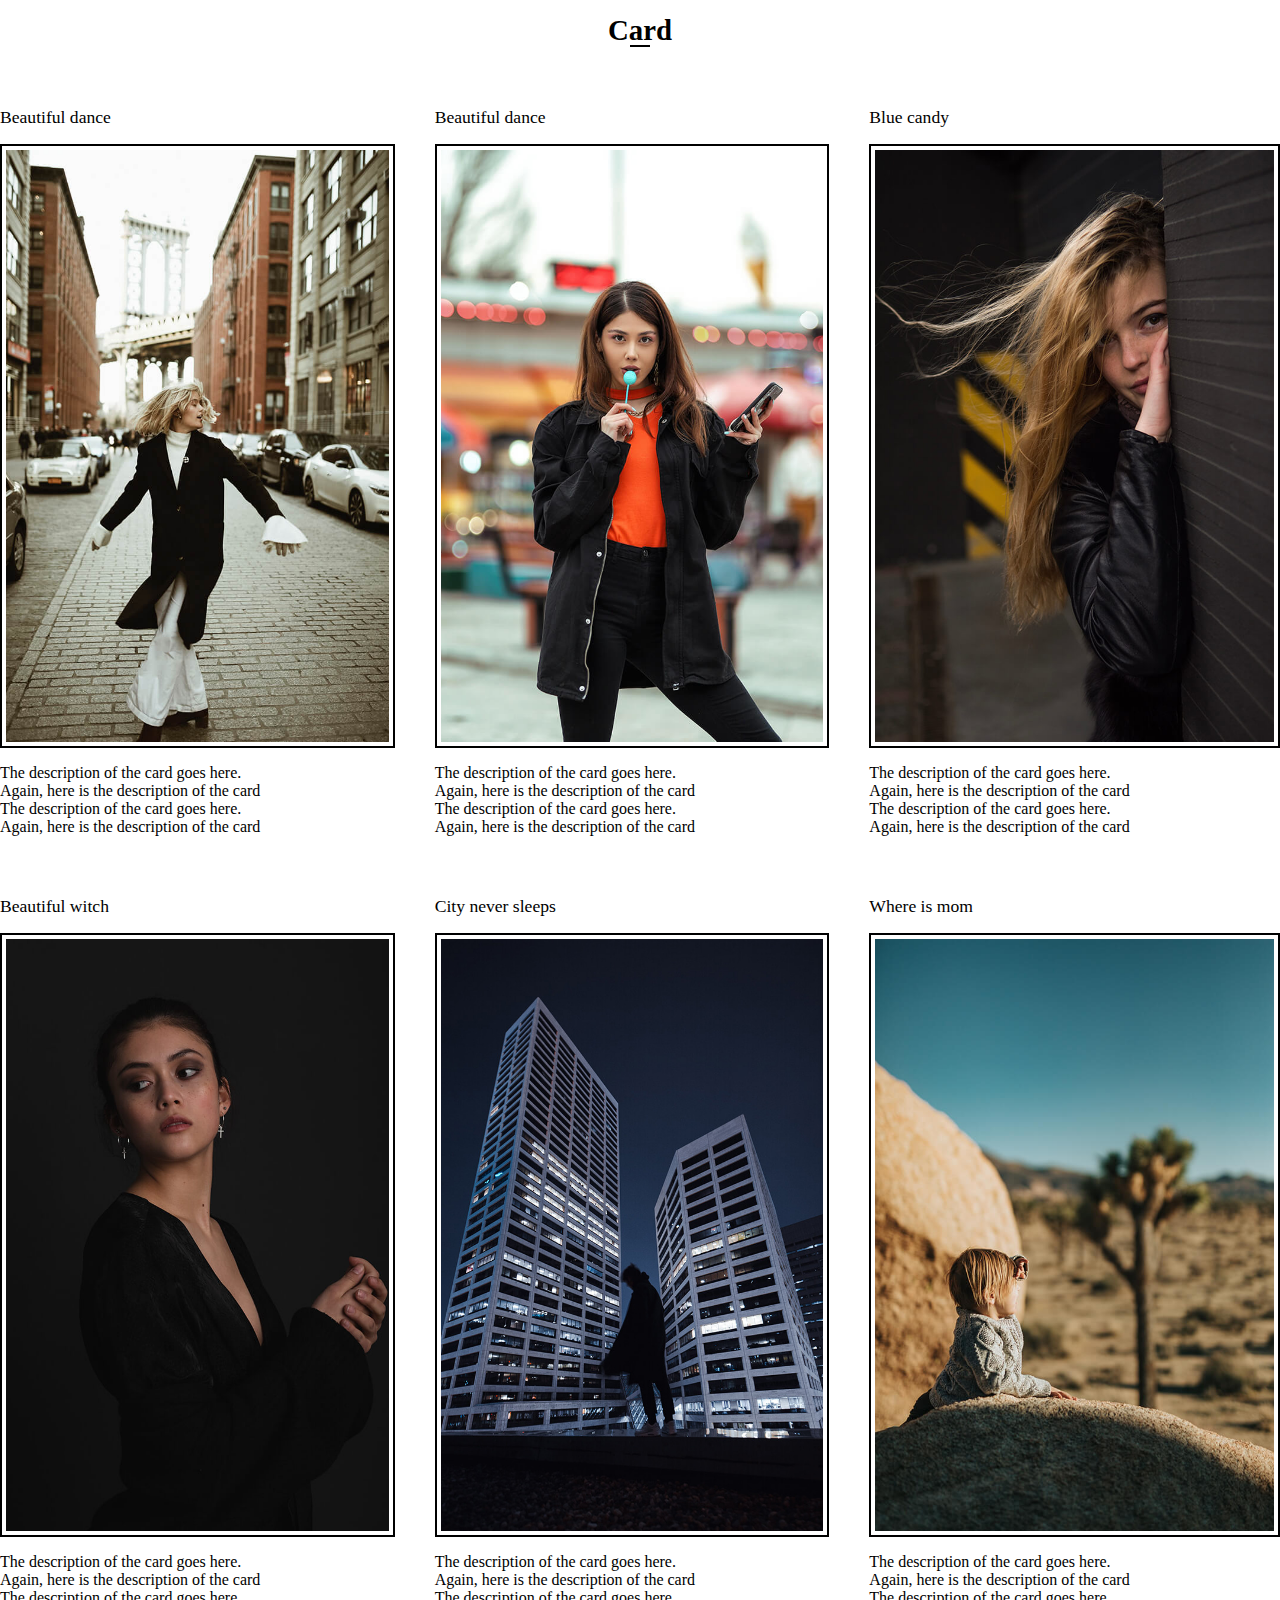
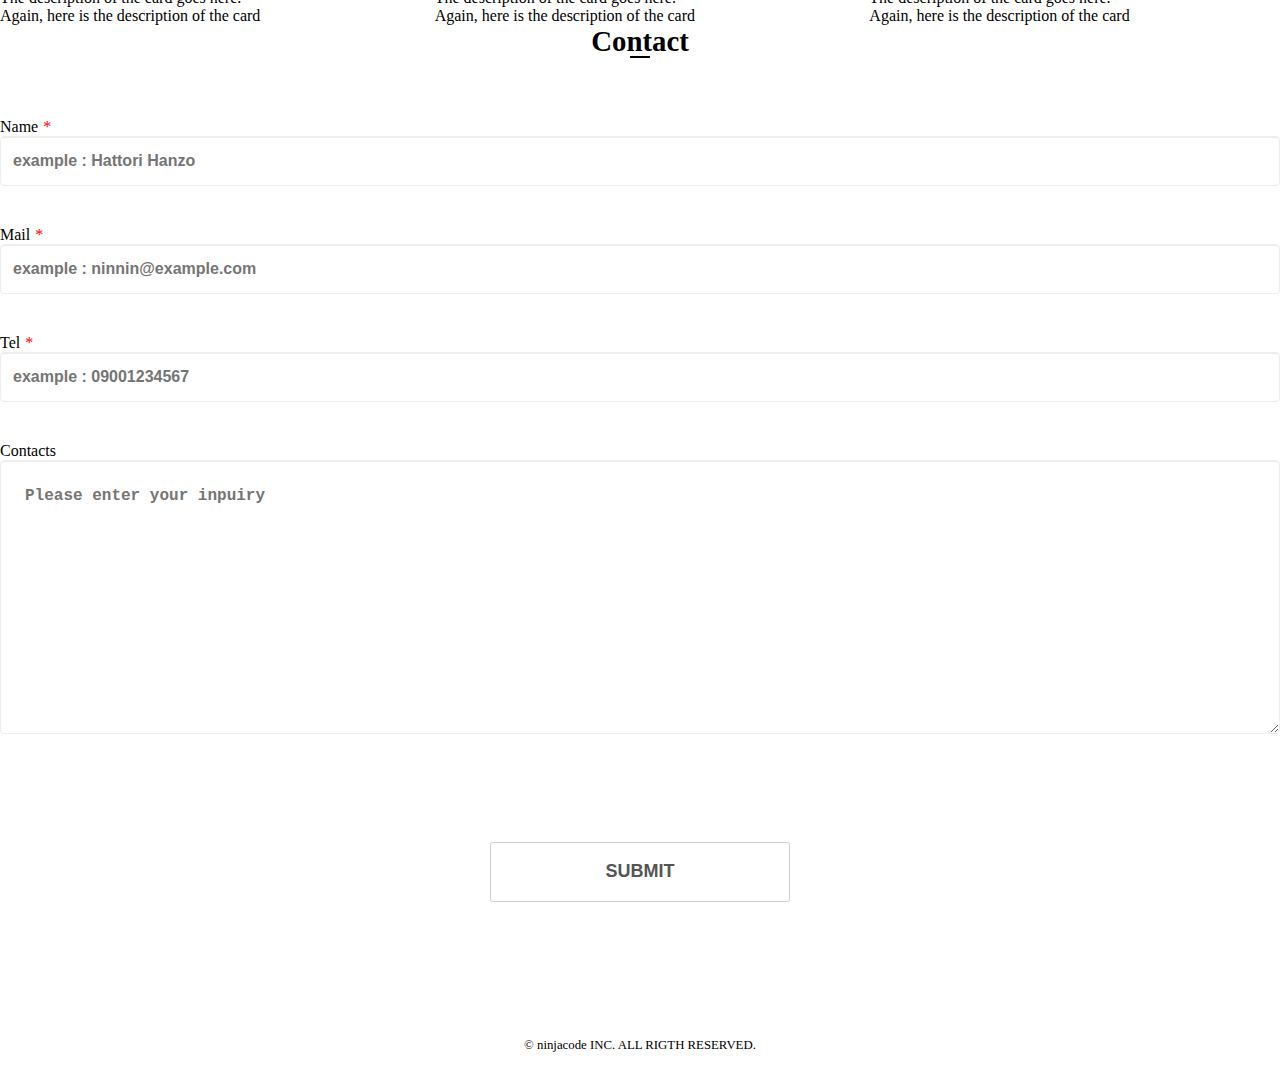
<file: works/02/index.html>
<!DOCTYPE html>
<html lang="ja">

<head>
    <title>Stylish Site</title>
    <meta charset="UTF-8">
    <meta name="viewport" content="width=device-width">

    <!-- cssへのリンク -->
    <link rel="stylesheet" type="text/css" href="./assets/css/style.css">
</head>

<body>
<header class="header">
    <div class="header__bg">
        <div class="header__cat">
            <div class="header__logo">
                <a href="/">Vintage NinjaCode</a>
            </div>
            <input type="checkbox" id="hamburger">
            <label for="hamburger">
                <span class="hamburger__icon">
                    <i></i>
                    <i></i>
                    <i></i>
                </span>
            </label>
            <nav class="header__navi">
                <div class="header__navi__wrap">
                    <ul class="header__navi__list">
                        <li class="header__navi__item"><a href="#concept"><span>Concept</span></a></li>
                        <li class="header__navi__item"><a href="#application"><span>Application</span></a></li>
                        <li class="header__navi__item"><a href="#gallery"><span>Gallery</span></a></li>
                        <li class="header__navi__item"><a href="#card"><span>Card</span></a></li>
                        <li class="header__navi__item"><a href="#contact"><span>Contact</span></a></li>
                    </ul>
                </div>
            </nav>
        </div>
    </div>
</header>
<main>
    <!-- kvカテゴリー -->
    <section class="mainKv">
        <h1 class="mainKv__title">Stylish Site</h1>
    </section>
        <section class="concept" id="concept">
            <div class="concept-inner">
                <h2 class="concept-title">Concept</h2>
                <div class="concept-container">
                    <div class="cocept-img">
                        <img src="assets/images/main_01.jpg" alt="">
                    </div>
                    <div class="concept-text">
                        <h3 class="concept-text-title">Fashionable girl</h3>
                        <div class="concept-sentence">
                            <p>Fashion is a popular aesthetic expression at a certain time and in a certain context,
                                especially in clothing, footwear, lifestyle, accessories, makeup, hairstyle and body</p>
                            <p>proportions.Whereas a trend often connotes a very specific aesthetic expression, and
                                often lasting</p>
                            <p>shorter than a season, fashion is a distinctive and industry-supported expression
                                traditionally tied to the fashion season and collections.Style is an expression that
                                lasts over many seasons and is often connected to cultural</p>
                            <p>movements and social markers, symbols, class and culture (ex. Baroque, Rococo, etc.).
                                According to sociologist Pierre Bourdieu, fashion connotes "the latest fashion, the
                                latest difference."</p>
                            <p>Even though they are often used together, the term fashion differs from clothes and
                                costume, where the first describes the material and technical garment, whereas the
                                second has been relegated to special senses</p>
                            <p>like fancy-dress or masquerade wear. Fashion instead describes the social and temporal
                                system that "activates" dress as a social signifier in a certain time and context.</p>
                            <p>Philosopher Giorgio Agamben connects fashion to the current intensity of the qualitative
                                moment, to the temporal aspect the Greek called kairos, whereas clothes belong to the
                                quantitative, to what the Greek called chronos.</p>
                        </div>
                    </div>
                </div>
            </div>
        </section>
        <section class="application" id="application">
            <h2 class="concept-title">Application</h2>
            <div class="application-inner">
                <div class="application-img">
                    <div class="application-img-bg"></div>
                </div>
                <div class="application-area">
                    <div class="application-text">
                        <h3 class="text-title">Applicant</h3>
                        <div class="application-sentence">
                            <p>We are working on application development every day.</p>
                            <p>It is the most important thing in the business scene.</p>
                            <p>I want everyone to develop that feeling.</p>
                        </div>
                    </div>
                </div>
            </div>
        </section>
        <section class="gallery" id="gallery">
            <h2 class="concept-title">Gallery</h2>
            <div class="gallery-inner">
                <div class="gallery-text">
                    <div class="gallery-mask">
                        <div class="gallery-container">
                            <h3 class="text-title">Art Gallery</h3>
                            <div class="gallery-sentence">
                                <p>Eyes on our eyes</p>
                                <p>Behavior as if it were necessary to do so.</p>
                                <p>I don't care about that, everyone swallows a star tattoo on her neck.</p>
                                <p>Is it okay? This is Xintiandi</p>
                                <p>I don't need a fleeting dream. Everything is as you wish.</p>
                            </div>
                        </div>
                    </div>
                </div>
            </div>
        </section>
        <section class="card" id="card">
            <h2 class="concept-title">Card</h2>
            <div class="card-container">
                <ul class="card-wrap">
                    <li class="card-list">
                        <h3 class="card-title">Beautiful dance</h3>
                        <div class="card-img">
                            <img src="assets/images/card_01.jpg" alt="">
                        </div>
                        <div class="
                        card-text">
                            <p>The description of the card goes here.</p>
                            <p>Again, here is the description of the card</p>
                            <p>The description of the card goes here.</p>
                            <p>Again, here is the description of the card</p>
                        </div>
                    </li>
                    <li class="card-list">
                        <h3 class="card-title">Beautiful dance</h3>
                        <div class="card-img">
                            <img src="assets/images/card_02.jpg" alt="">
                        </div>
                        <div class="
                        card-text">
                            <p>The description of the card goes here.</p>
                            <p>Again, here is the description of the card</p>
                            <p>The description of the card goes here.</p>
                            <p>Again, here is the description of the card</p>
                        </div>
                    </li>
                    <li class="card-list">
                        <h3 class="card-title">Blue candy</h3>
                        <div class="card-img">
                            <img src="assets/images/card_03.jpg" alt="">
                        </div>
                        <div class="
                        card-text">
                            <p>The description of the card goes here.</p>
                            <p>Again, here is the description of the card</p>
                            <p>The description of the card goes here.</p>
                            <p>Again, here is the description of the card</p>
                        </div>
                    </li>
                    <li class="card-list">
                        <h3 class="card-title">Beautiful witch</h3>
                        <div class="card-img">
                            <img src="assets/images/card_04.jpg" alt="">
                        </div>
                        <div class="
                        card-text">
                            <p>The description of the card goes here.</p>
                            <p>Again, here is the description of the card</p>
                            <p>The description of the card goes here.</p>
                            <p>Again, here is the description of the card</p>
                        </div>
                    </li>
                    <li class="card-list">
                        <h3 class="card-title">City never sleeps</h3>
                        <div class="card-img">
                            <img src="assets/images/card_05.jpg" alt="">
                        </div>
                        <div class="
                        card-text">
                            <p>The description of the card goes here.</p>
                            <p>Again, here is the description of the card</p>
                            <p>The description of the card goes here.</p>
                            <p>Again, here is the description of the card</p>
                        </div>
                    </li>
                    <li class="card-list">
                        <h3 class="card-title">Where is mom</h3>
                        <div class="card-img">
                            <img src="assets/images/card_06.jpg" alt="">
                        </div>
                        <div class="
                        card-text">
                            <p>The description of the card goes here.</p>
                            <p>Again, here is the description of the card</p>
                            <p>The description of the card goes here.</p>
                            <p>Again, here is the description of the card</p>
                        </div>

                    </li>
                </ul>
            </div>
        </section>
        <section class="contact" id="contact">
            <h2 class="concept-title">Contact</h2>
            <div class="contact-inner">
                <form name="contat">
                    <dl class="contact-item">
                        <dt>
                            <label for="name" class="contct-label">Name</label>
                        </dt>
                        <dd>
                            <input type="text" name="name" id="name" placeholder="example : Hattori Hanzo">
                        </dd>
                    </dl>
                    <dl class="contact-item">
                        <dt>
                            <label for="mail" class="contct-label">Mail</label>
                        </dt>
                        <dd>
                            <input type="email" name="mail" id="mail" placeholder="example : ninnin@example.com">
                        </dd>
                    </dl>
                    <dl class="contact-item">
                        <dt>
                            <label for="tel" class="contct-label">Tel</label>
                        </dt>
                        <dd>
                            <input type="tel" name="tel" id="tel" placeholder="example : 09001234567">
                        </dd>
                    </dl>
                    <dl class="contact-item">
                        <dt>
                            <label for="textarea">Contacts</label>
                        </dt>
                        <dd>
                            <textarea name="textarea" id="textarea" cols="30" rows="10" placeholder="Please enter your inpuiry"></textarea>
                        </dd>
                    </dl>
                    <button class="contact-btn">SUBMIT</button>
                </form>
            </div>
        </section>
        <footer class="footer">
            <p>&copy; ninjacode INC. ALL RIGTH RESERVED.</p>
        </footer>
    </main>


    <!-- scriptエリア -->
    <!-- jquery cdn読み込み -->
    <script src="https://code.jquery.com/jquery-3.3.1.js"></script>
    <script>
    $(function() {
    //スムーズスクロール
    let runScroll = function() {
        $('a[href^="#"]').click(function() {
            let speed = 400;
            let href = $(this).attr("href");
            let $target = $(href == "#" || href == "" ? 'html' : href);
            let position = $target.offset().top - 100;
            $('body,html').animate({
                scrollTop: position
            }, speed, 'swing');
            return false;
        });
    };
    // ハンバーガーメニューチェックボックス外す処理
    let unlockCheckBox = function() {
        let $trigger = $('.header__navi a');
        let $target = $('input[type="checkbox"]');
        $trigger.click(function() {
            $target.prop('checked', false);
        });
    };
    // Document Ready
        runScroll();
        unlockCheckBox();
    });
</script>
</body>

</html>
</file>
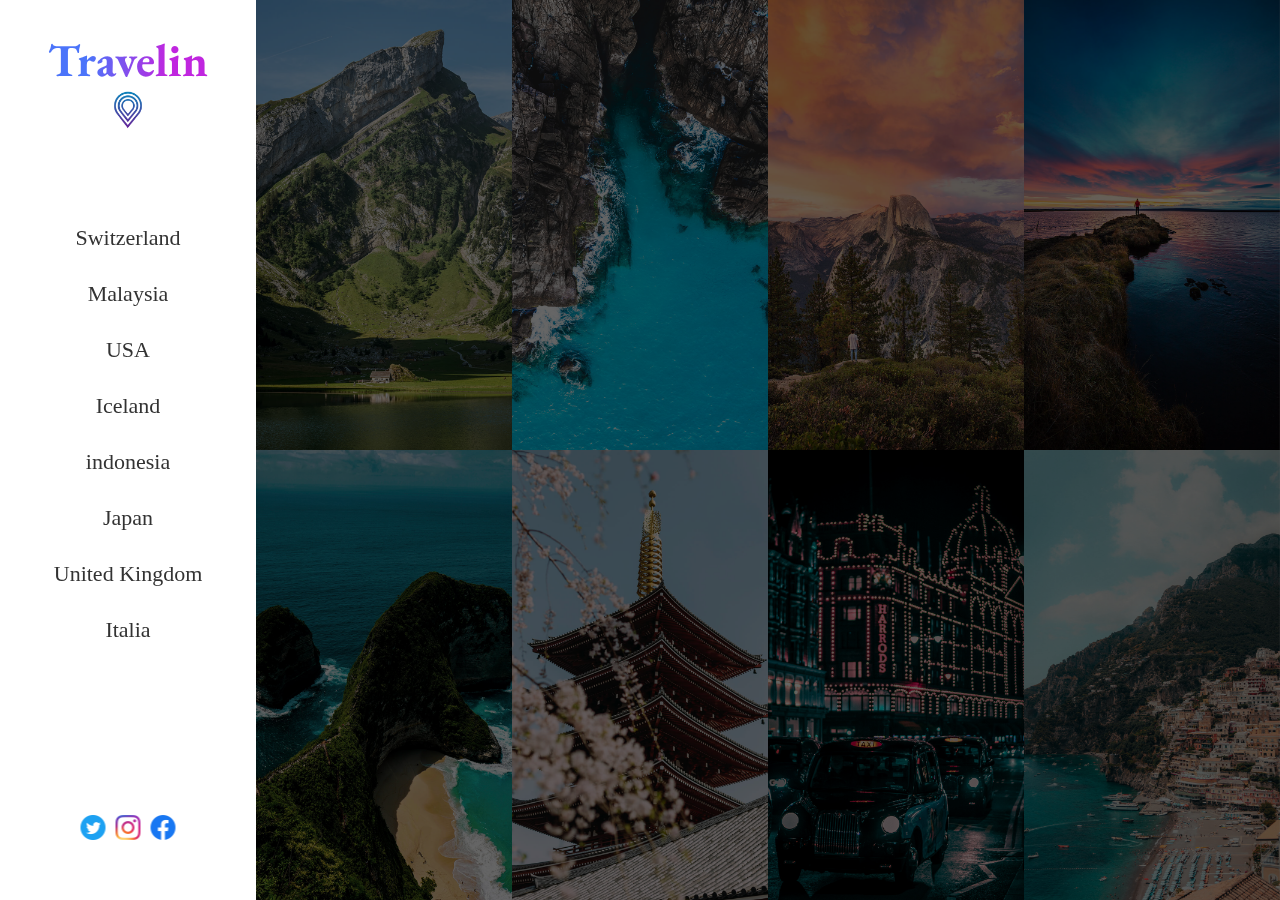
<file: works/03/index.html>
<!DOCTYPE html>
<html lang="ja">
<head>
	<meta charset="UTF-8">
	<title>Travel introduction</title>
	<meta name="viewport" content="width=device-width">
	<link href="https://fonts.googleapis.com/css?family=EB+Garamond|Gentium+Basic&display=swap" rel="stylesheet">
	<link rel="stylesheet" href="css/reset.css">
	<link rel="stylesheet" href="css/style.css">
</head>
<body id="page-index">
    <div class="wrapper">
        <div class="contents">
            
            <!-- サイドバー -->
            <aside class="sidebar">
                <h1 class="site-name"><a href="./index.html">Travelin</a></h1>
                <div class="logo"><img src="img/logo.png" alt=""></div>
                <nav class="nav">
                    <a href="./place.html?id=1" class="is-active">Switzerland</a>
                    <a href="./place.html?id=2">Malaysia</a>
                    <a href="./place.html?id=3">USA</a>
                    <a href="./place.html?id=4">Iceland</a>
                    <a href="./place.html?id=5">indonesia</a>
                    <a href="./place.html?id=6">Japan</a>
                    <a href="./place.html?id=7">United Kingdom</a>
                    <a href="./place.html?id=8">Italia</a>
                </nav>
                <ul class="sns-link">
                    <li><a href="#"><img src="img/icon/twitter.png" alt="twitter"></a></li>
                    <li><a href="#"><img src="img/icon/instagram.png" alt="instagram"></a></li>
                    <li><a href="#"><img src="img/icon/facebook.png" alt="facebook"></a></li>
                </ul>
                <div class="sp-on" data-slide="prev">＜</div>
                <div class="sp-on" data-slide="next">＞</div>
            </aside>
            
            <!-- メインコンテンツ -->
            <main class="main">
                <ul class="thumbnail">
                    <li><a href="./place.html?id=1"><img src="img/place/1.jpg" alt="place-1"></a></li>
                    <li><a href="./place.html?id=2"><img src="img/place/2.jpg" alt="place-2"></a></li>
                    <li><a href="./place.html?id=3"><img src="img/place/3.jpg" alt="place-3"></a></li>
                    <li><a href="./place.html?id=4"><img src="img/place/4.jpg" alt="place-4"></a></li>
                    <li><a href="./place.html?id=5"><img src="img/place/5.jpg" alt="place-5"></a></li>
                    <li><a href="./place.html?id=6"><img src="img/place/6.jpg" alt="place-6"></a></li>
                    <li><a href="./place.html?id=7"><img src="img/place/7.jpg" alt="place-7"></a></li>
                    <li><a href="./place.html?id=8"><img src="img/place/8.jpg" alt="place-8"></a></li>
                </ul>
            </main>
            
        </div>
    </div>
    
    <script src="https://code.jquery.com/jquery-3.4.1.js"></script>
    <script src="./js/main.js"></script>
</body>
</html>
</file>
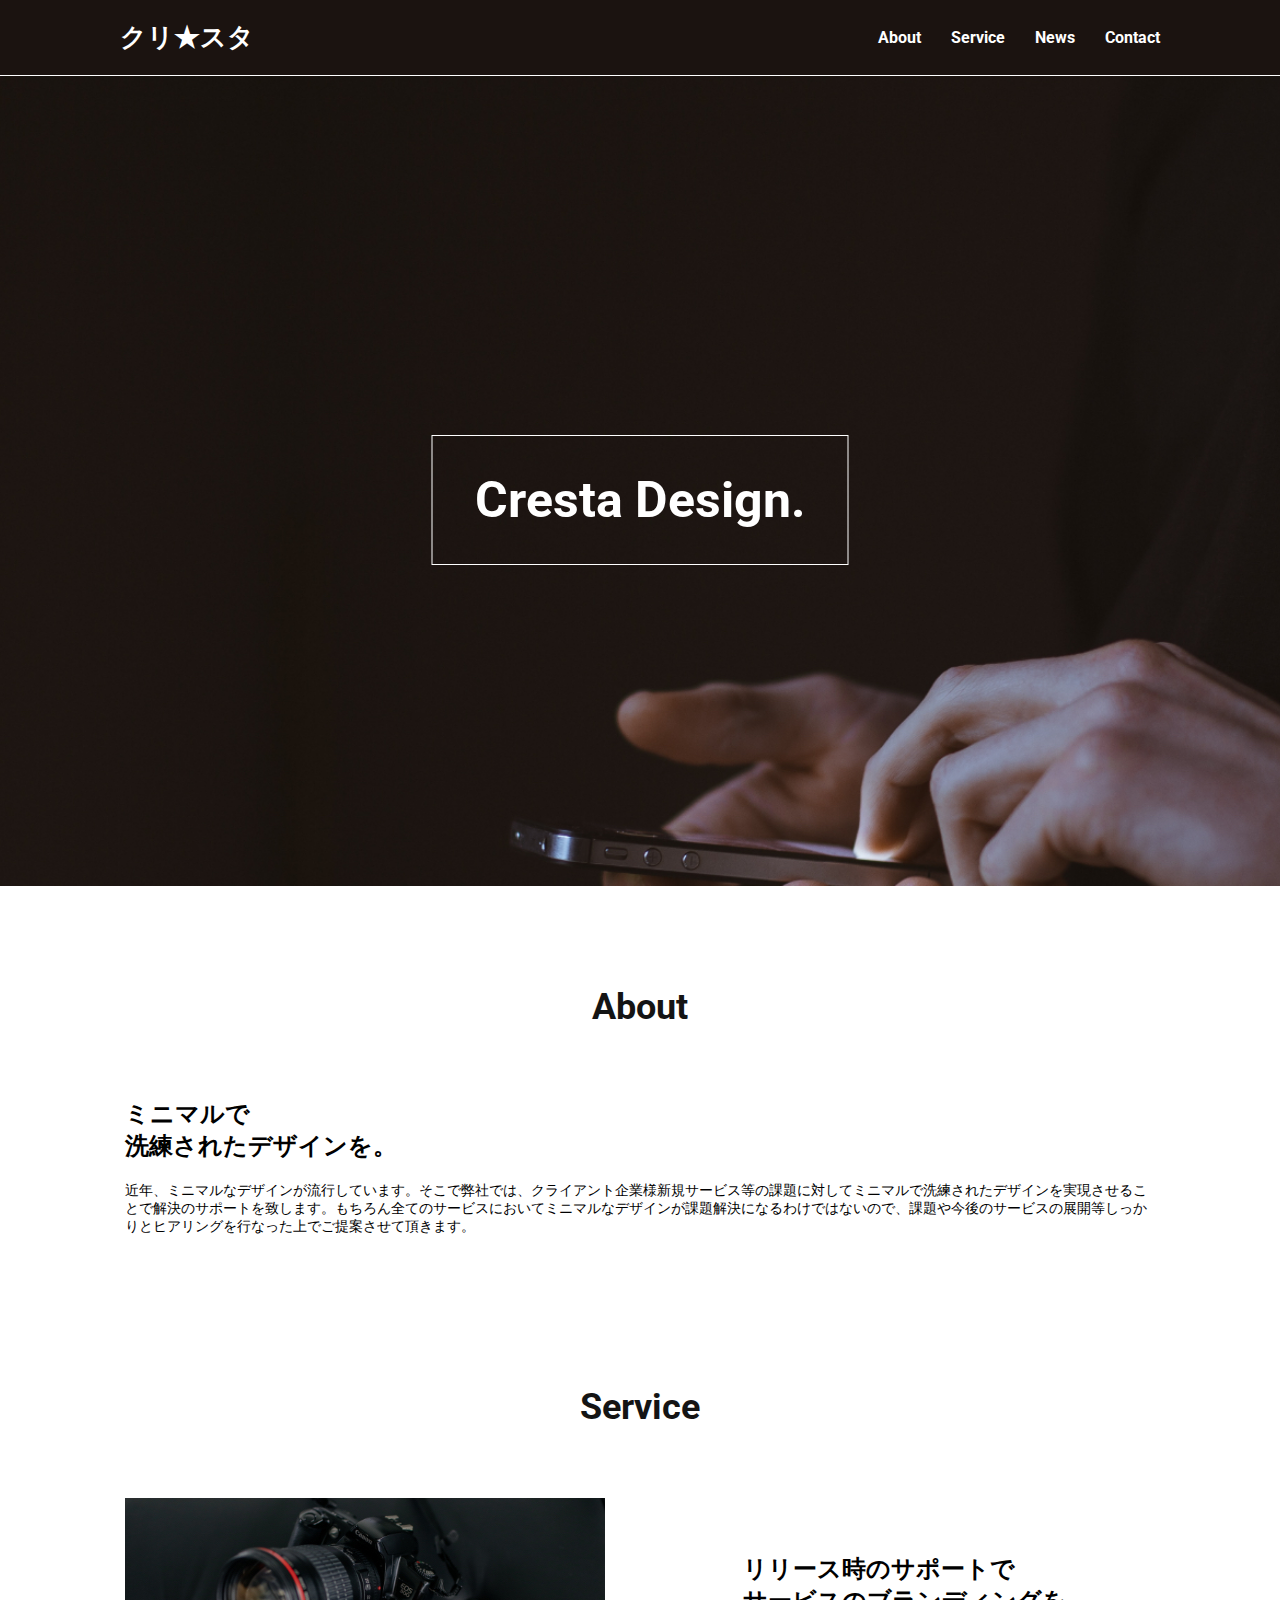
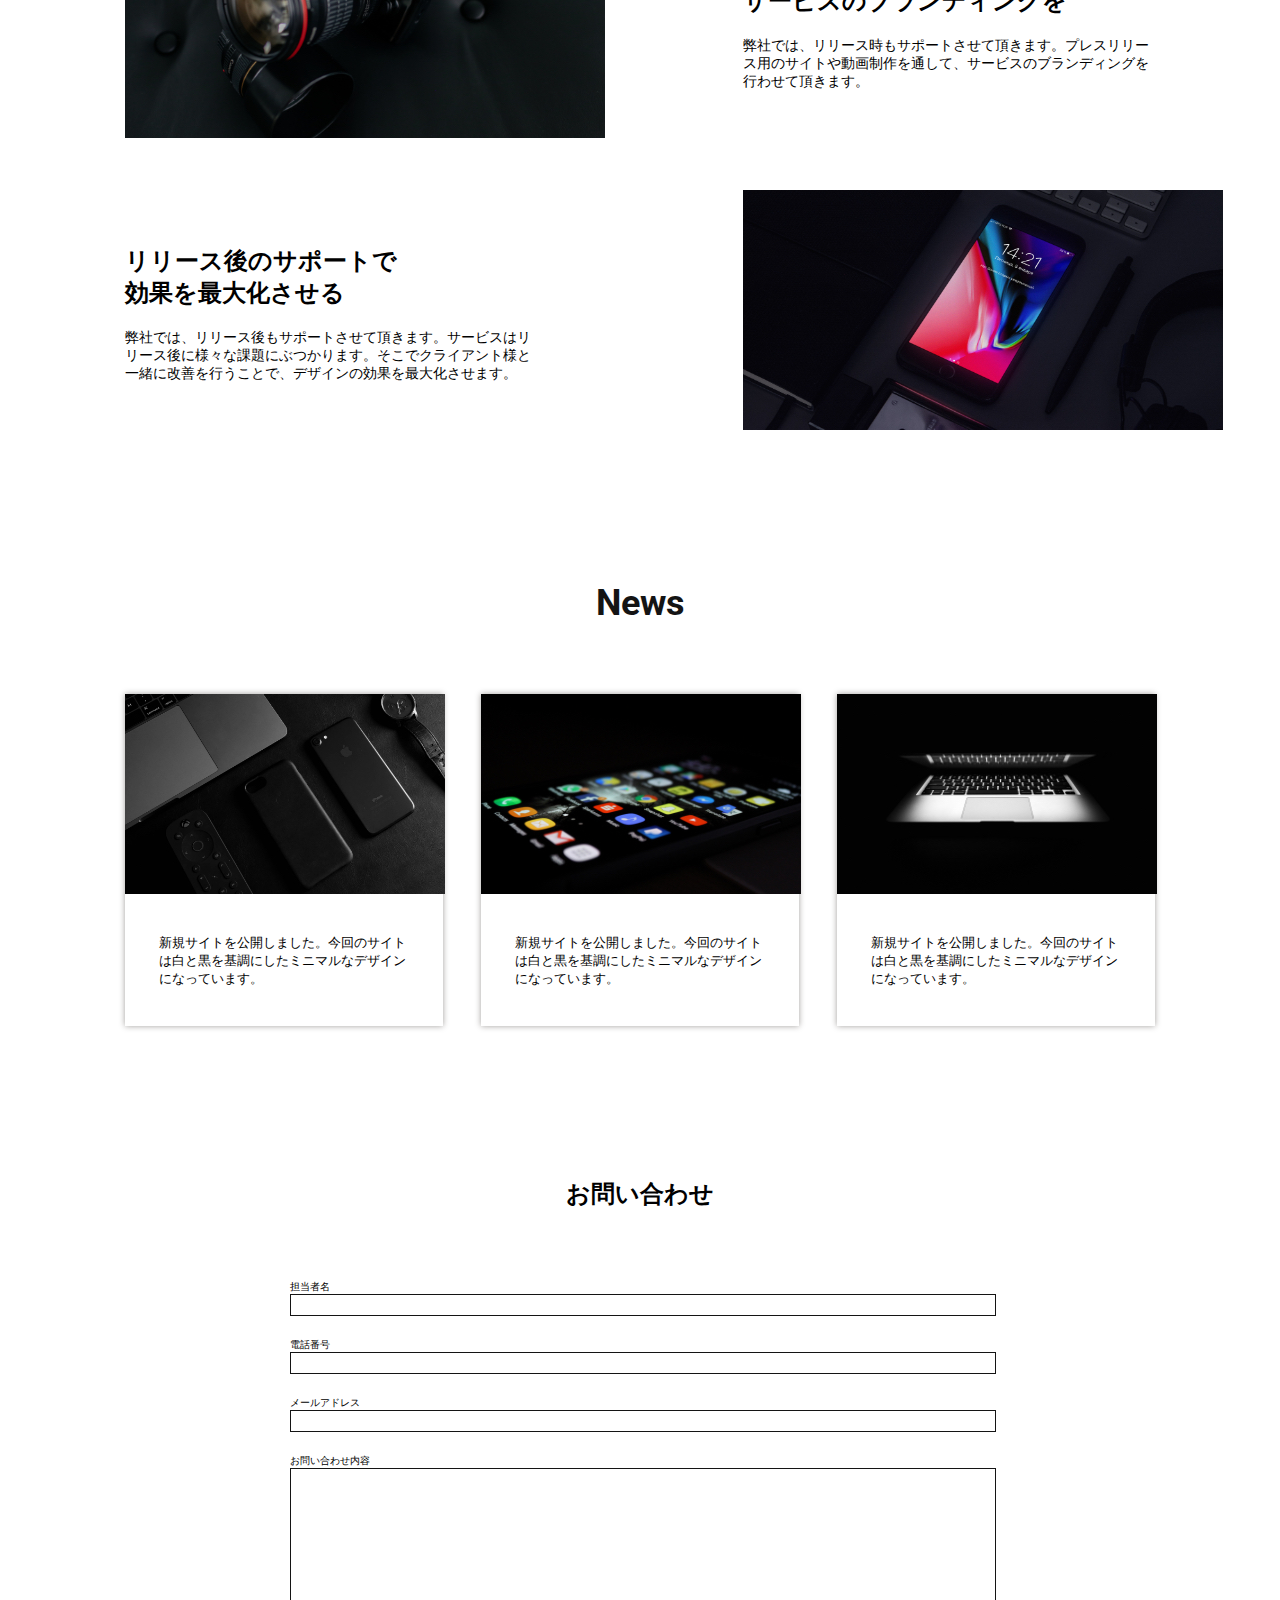
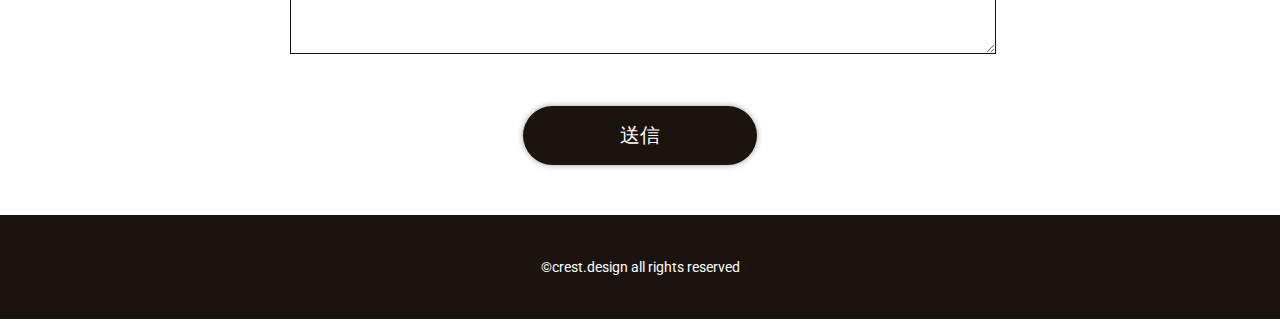
<file: works/05/index.html>
<!DOCTYPE html>
<html lang="ja">
<head>
    <meta charset="UTF-8">
    <meta name="viewport" content="width=device-width, initial-scale=1.0">
    <title>Crista Design.</title>
    <link rel="stylesheet" href="css/style.css">
    <link href="https://fonts.googleapis.com/css2?family=Noto+Sans+JP:wght@400;700&family=Roboto:wght@400;700&display=swap"
      rel="stylesheet">
</head>
<body>
    <header class="header">
        <div class="header_bg" id="header">
        <h1 class="site_title">クリ★スタ</h1>
        <nav>
        <div id="navi">
            <ul class="header_nav">
                <li><a href="#about">About</a></li>
                <li><a href="#service">Service</a></li>
                <li><a href="#news">News</a></li>
                <li><a href="#contact">Contact</a></li>
            </ul>
        </div>
        </nav>
    
    <!-- ボタン部分ここを後で追加するだけ-->
    <div class="nav_btn" id="nav_btn">
      <span class="hamburger_line hamburger_line1"></span>
      <span class="hamburger_line hamburger_line2"></span>
      <span class="hamburger_line hamburger_line3"></span>
    </div>
    <div class="nav_bg" id="nav_bg"></div>
    <!-- /ボタン部分ここを後で追加するだけ-->
      
    </div>
        <div class="header_fv">
            <div class="fv_img_pc"></div>
            <div class="fv_img_sp"></div>
                <p class="fv_title">Cresta Design.</p>
        </div>
    </header>
    <div class="container">
        <section class="about" id="about">
            <h1 class="contents_title">About</h1>
            <h2 class="sub_title">ミニマルで<br>洗練されたデザインを。</h2>
            <p class="text">近年、ミニマルなデザインが流行しています。そこで弊社では、クライアント企業様新規サービス等の課題に対してミニマルで洗練されたデザインを実現させることで解決のサポートを致します。もちろん全てのサービスにおいてミニマルなデザインが課題解決になるわけではないので、課題や今後のサービスの展開等しっかりとヒアリングを行なった上でご提案させて頂きます。</p>
        </section>
        <section class="service" id="service">
            <h1 class="contents_title">Service</h1>
            <div class="service_contents">
                <div class="service_text">
                    <h2 class="sub_title">リリース時のサポートで<br>サービスのブランディングを</h2>
                    <p class="text">弊社では、リリース時もサポートさせて頂きます。プレスリリース用のサイトや動画制作を通して、サービスのブランディングを行わせて頂きます。</p>
                </div>
                <div class="service_img">
                    <img src="img/service-image@2x.jpg" alt="">
                </div>
                <div class="service_text2">
                    <h2 class="sub_title">リリース後のサポートで<br>効果を最大化させる</h2>
                    <p class="text">弊社では、リリース後もサポートさせて頂きます。サービスはリリース後に様々な課題にぶつかります。そこでクライアント様と一緒に改善を行うことで、デザインの効果を最大化させます。</p>
                </div>
                <div class="service_img2">
                    <img src="img/service-image02@2x.jpg" alt="">
                </div>
            </div>
        </section>
        <section class="news" id="news">
            <h1 class="contents_title">News</h1>
            <ul class="news_contents">
                <li class="news_card">
                    <img src="img/card-image1@2x.jpg" alt="">
                    <p class="news_text">新規サイトを公開しました。今回のサイトは白と黒を基調にしたミニマルなデザインになっています。</p>
                </li>
                <li class="news_card">
                    <img src="img/card-image2@2x.jpg" alt="">
                    <p class="news_text">新規サイトを公開しました。今回のサイトは白と黒を基調にしたミニマルなデザインになっています。</p>
                </li>
                <li class="news_card">
                    <img src="img/card-image3@2x.jpg" alt="">
                    <p class="news_text">新規サイトを公開しました。今回のサイトは白と黒を基調にしたミニマルなデザインになっています。</p>
                </li>
            </ul>
        </section>
        <section class="contact" id="contact">
            <h1 class="contact_title">お問い合わせ</h1>
            <form action="">
                <label for="name">担当者名</label>
                <input type="name" id="name" name="name">
                <label for="tel">電話番号</label>
                <input type="tel" id="tel" name="tel">
                <label for="mail">メールアドレス</label>
                <input type="email" id="mail" name="mail">
                <label for="text">お問い合わせ内容</label>
                <textarea type="text" name="text" id="text" cols="30" rows="10"></textarea>
                <button class="btn">送信</button>
            </form>
        </section>
    </div>
    <footer class="footer">
        <p>©︎crest.design all rights reserved</p>
    </footer>
    <script src="https://code.jquery.com/jquery-3.3.1.js"></script>
    <script>
        (function ($) {
        
        
        /* ------------------------------- */
        
        })(jQuery);
        
        
        /* SP menu */
        function toggleNav() {
        var body = document.body;
        var hamburger = document.getElementById('nav_btn');
        var blackBg = document.getElementById('nav_bg');
        
        hamburger.addEventListener('click', function() {
            body.classList.toggle('nav_open'); //メニュークリックでnav-openというクラスがbodyに付与
        });
        blackBg.addEventListener('click', function() {
            body.classList.remove('nav_open'); //もう一度クリックで解除
        });
        }
        toggleNav();
    </script>   
</body>
</html>
</file>
<file: css/style.css>
html {
    font-size: 62.5%;
    scroll-behavior: smooth;
}

body {
    padding: 0;
    margin: 0;
    color: #333;
}

ul li {
    list-style: none;
}

ul {
    padding: 0;
}

a {
    text-decoration: none;
    color: #333;
}

.header {
    position: fixed;
    width: 100%;
    left: 0;
    top: 0;
    z-index: 1000;
    background-color: rgba(255, 255, 255, 0.6);
}


nav {
    display: flex;
    justify-content: flex-end;
    height: 80px;
    align-items: center;
}

.navi {
    display: flex;
    justify-content: space-between;
    padding-right: 100px;
}

.navi li {
    margin-left: 50px;
    font-size: 2rem;
}

.main_visual {
    height: 100vh;
}

.main_img  {
    background-image: url(../img/main.jpg);
    background-size: cover;
    background-position: center;
    background-repeat: no-repeat;
    height: 100vh;
    min-height: 660px;
    width:100%;
    position: relative;
}

.main_text {
    position: absolute;
    top: 60%;
    left: 50%;
    height: auto;
    transform: translate(-50%, -50%);
    color: #fff;
    font-size: 12rem;
    font-family: 'Kalam', cursive;
    -webkit-animation: fadeIn 5s ease 0s 1 normal;
    animation: fadeIn 5s ease 0s 1 normal;
}

@keyframes fadeIn {
    0% {
      opacity: 0
    }

    100% {
      opacity: 1
    }
  }

  @-webkit-keyframes fadeIn {
    0% {
      opacity: 0
    }

    100% {
      opacity: 1
    }
  }

.main_visual {
    margin-bottom: 150px;
}

section {
    width: 1030px;
    margin: 0 auto 100px;
}

.contents_title {
    font-size: 3rem;
    text-align: center;
    margin-bottom: 100px;
    padding-top: 100px;
}

.about_wrapper {
    display: flex;
} 

.about_img {
    width: 50%;
    text-align: center;
}

.about_img img{
    border-radius: 50%;
    width: 400px;
}    

.about_text {
    width: 50%;
    height: 10rem;
    text-align: center;
    margin: auto;
}

.about_text h2 {
    font-size: 2rem;
}

.about_text p {
    font-size: 1.5rem;
    line-height: 30px;
}


.skills {
    width: 1030px;
}

.skills_container {
    border: 3px solid #ebe8e8;
    border-radius: 3px;
    height: auto;
    padding: 50px;
}

.skills_card {
    display: flex;
    flex-wrap: wrap;
}

.skills_card .skill {
    width: calc(100% / 4);
    text-align: center;
}

.skill {
    margin-bottom: 30px;
}

.skill img{
    width: 120px;
}

.skill p {
    font-size: 1.5rem;
    font-weight: bold;
}

.works_container {
    width: 100%;
}

.works_container ul {
    padding: 0;
}

.works_card {
    display: flex;
    flex-wrap: wrap;
    justify-content: space-between;
}

.works_item {
    width: calc((100% / 2) - 15px);
    margin-bottom: 60px;
    background: #FFF;
    border-radius: 3px;
    box-shadow: 0px 3px 6px 0px #9E9E9E;
}


.works_item img {
    width: 100%;
}

.works_wrapper {
    padding: 15px;
}

.works_title {
    font-size: 2rem;
}

.works_wrapper p {
    display: inline-block;
    color: #FFF;
    font-size: 1.2rem;
    padding: 7px;
    border-radius: 45%;
    margin-right: 10px;
}

.html_css {
    background-color: rgb(255, 139, 189);
}

.jQuery {
    background-color: rgb(255, 142, 94);
}

/* モーダルCSS */
.modalArea {
  display: none;
  position: fixed;
  z-index: 2000;
  top: 0;
  left: 0;
  width: 100%;
  height: 100%;
  margin: 0 auto;
}

.modalBg {
  width: 100vw;
  height: 100vh;
  background-color: rgba(30,30,30,0.7);
}

.modalWrapper {
  position: absolute;
  top: 50%;
  left: 50%;
  transform:translate(-50%,-50%);
  width: 70%;
  height: 85%;
  max-width: 1000px;
  background-color: #fff;
  overflow : auto;
}

.modalContents {
    padding: 20px;
}

.modalContents img {
    margin-top: 30px;
    width: 100%;
}

.modalContents h2 {
    font-size: 3rem;
    padding-left: 30px;
}

.closeModal {
  position: absolute;
  top: 1rem;
  right: 1rem;
  cursor: pointer;
  font-size: 3rem;
}

tr, th, td {
    margin: 0;
    padding: 0;
    border: 0;
    font: inherit;
    vertical-align: baseline;
}

table {
    border-collapse: collapse;
    width: 100%;
    border-spacing: 0;
}

td {
    border-bottom: 1px solid #ebe8e8;
    width: 50%;
    font-size: 2rem;
    text-align: left;
}

td:first-child {
    width: 30%;
}

td:last-child {
    width: 70%;
}

tr > td, tr > td + td{
    padding: 30px;
}

td ul li{
    list-style: disc;
    list-style-position: inside;
}

.modal_list:hover {
    background-color: #ebe8e8;
    cursor: pointer;
}

footer {
    background: #FFF;
}

footer p {
    text-align: center;
    font-size: 1.2rem;
}


@media screen and (max-width: 768px) {

    /*ハンバーガーボタン*/
    #header #navi {
        transition: all .6s;
        overflow-y: auto;
        padding-top: 150px;
        width: 300px;
        height: 100vh;
        z-index: 200;
        top: 0;
        right: -320px;
        background-color: #fff;
        position: fixed;
    }
    
    #header .nav_btn {
        width: 44px;
        height: 44px;
        z-index: 300;
        top: 7px;
        right: 7px;
        cursor: pointer;
        position: absolute;
    }
    
    .hamburger_line {
        transition: all .6s;
        width: 34px;
        height: 2px;
        left: 5px;
        background-color: #000;
        position: absolute;
    }
    
    .hamburger_line1 { top: 10px; }
    .hamburger_line2 { top: 21px; }
    .hamburger_line3 { top: 32px; }
    
    .nav_bg {
        opacity: 0;
        transition: all .6s;
        width: 100vw;
        height: 100vh;
        z-index: 100;
        top: 0;
        left: 0;
        visibility: hidden;
        background-color: #000;
        cursor: pointer;
        position: fixed;
    }
    
    /* 表示された時用のCSS */
    .nav_open #header #navi { right: 0; }
    
    .nav_open .nav_bg {
        opacity: .8;
        visibility: visible;
    }
    
    .nav_open .hamburger_line1 {
        transform: rotate(45deg);
        top: 20px;
    }
    
    .nav_open .hamburger_line2 {
        width: 0;
        left: 50%;
    }
    
    .nav_open .hamburger_line3 {
        transform: rotate(-45deg);
        top: 20px;
    }

    .navi {
       display: list-item;  /* 縦に並べる */
       list-style-type: none;
       text-transform: uppercase;
       padding: 50px 10px; 
    }

    .navi li {
        width: 100%;
        text-align: center;
        height: 80px;
    }


    .main_img  {
        background-image: url(../img/main_sp.jpg);
        height: 80vh;
        min-height: 400px;
        position: relative;
    }

    .main_text {
        position: absolute;
        top: 50%;
        left: 50%;
        transform: translate(-50%, -50%);
        color: #fff;
        font-size: 5.5rem;
    }

    .main_text p {
        white-space: nowrap;
    }

    section {
        width: 100%;
        margin: 0 auto;
    }

    .about_wrapper {
        display:block;
        height: 650px;
    } 

    .about {
        text-align: center;
        margin-bottom: 30px;
    }

    .about_img {
        margin: 0 auto;
        width: 300px;
    }

    .about_img img{
        width: 100%;
    }

    .skills {
        width: 100%;
        margin-bottom: 50px;
    }

    .skills_container {
        padding: 15px;
    }

    .skills_card .skill {
        width: calc(100% / 2);
        text-align: center;
    }

    .works_card {
        display: block;
        margin:auto 30px;
    }

    .works_item {
        width: 100%;
    }

    .modalWrapper {
        max-width: 700px;
        height: 80%;
    }

    .modalContents h2 {
        font-size: 1.5rem;
        padding-left: 10px;
    }

    table th,
    table td{
      display: block;
    }

    
    tr > td, tr > td + td{
        padding: 10px;
    }

    td {
        width: 100%;
        font-size: 1.2rem;
        border: none;
    }

    td:first-child {
        width: 100%;
    }

    td:last-child {
        width: 100%;
    }

    tr > td, tr > td + td{
        padding: 10px;
    }

    .modal_list {
        border-bottom: 1px solid #ebe8e8;
    }
}
</file>
<file: works/01/style.css>
@charset "UTF-8";
/*===== base =====*/

html {
    margin: 0;
    padding: 0;
}

body {
    margin: 0;
    padding: 0;
    font-family: "Yu GOthic", "游ゴシック", YuGothic, "游ゴシック体", sans-serif;
    font-weight: 500;
    color: #333;
    line-height: 2.0;
}

h2, h3, h4, h5 {
    margin: 0;
    padding: 0;
}

img {
    width: 100%;
    vertical-align: bottom;
}

ul, li, dl, dt, dd {
    margin: 0;
    padding: 0;
    list-style: none;
}

a {
    text-decoration: none;
    color: #000;
}

a:hover {
    transition: .3s;
    opacity: 0.6;
}

section {
    margin-bottom: 120px;
}

.content-wrapper {
    width: 1400px;
    margin: 0 auto;
}

/*===== header =====*/

.header {
    width: 100%;
}

.header-nav {
    height: 100px;
    display: flex;
    justify-content: space-between;
    align-items: center;
}

.header nav ul {
    display: flex;
    justify-content: space-between;
    align-items: center;
}

.header nav ul li {
    margin-right: 50px;
}

.mainvisual {
    position: relative;
    height: 600px;
}

.mainvisual img {
    width: 70%;
    height: 500px;
    object-fit: cover;
    margin-left: 30%;
}

.mainvisual h2 {
    position: absolute;
    top: 30%;
    left: 20%;
    background: rgba(255, 255, 255, 0.6);
    font-size: 3rem;
    padding: 1rem;
}

.bg1 {
    background: #FAFAD2;
    height: 700px;
    width: 45%;
    position: absolute;
    top: -18%;
    left: 0;
    z-index: -1;
}

.concept h2 {
    margin-bottom: 50px;
    text-align: center;
}

.concept .contents {
    display: flex;
    width: 100%;
    justify-content: space-between;
    margin: 0 auto;
    align-items: center;
}

.concept .contents figure {
    width: 50%;
}

.concept .content {
    width: 48%;
}

.menu {
    width: 100%;
    padding-top: 40px;
    position: relative;
}

.menu::before {
    content: '';
    background: #FAFAD2;
    position: absolute;
    width: 100%;
    height: 300px;
    z-index: -1;
}

.menu h2 {
    margin-bottom: 60px;
    text-align: center;
}

.menu ul {
    display: flex;
    justify-content: space-between;
    width: 1400px;
    margin: 0 auto;
}

.menu ul li {
    width: 400px;
}

.menu ul li figure {
    margin: 0;
}

.news .content-wrapper {
    width: 1200px;
    margin: 0 auto;
    margin-bottom: 180px;
}

.news h2 {
    margin-bottom: 50px;
    text-align: center;
}

.news li {
    border-bottom: dotted 1px #dedede;
    padding-top: 20px;
    padding-bottom: 20px;
}

.news li a {
    color: #333333;
}

.news li a:hover {
    opacity: 0.6;
}

.news li time {
    font-size: 0.75em;
    color: #949494;
    padding-right: 0px;
    margin-right: 80px;
}

.recruit {
    position: relative;
}

.recruit-img img {
    width: 80%;
    height: 400px;
    margin-right: 20%;
    object-fit: cover;
}

.recruit-img::after {
    content: '';
    position: absolute;
    width: 80%;
    height: 100%;
    top: 0;
    left: 0;
    background-color: rgba(0, 0, 0, 0.4);
}

.recruit h2 a {
    position: absolute;
    top: 45%;
    right: 52%;
    width: 250px;
    height: 60px;
    background-color: rgba(255, 255, 255, 0.6);
    line-height: 60px;
    text-align: center;
}

.bg2 {
    position: absolute;
    background: #FAFAD2;
    height: 400px;
    width: 45%;
    top: -20%;
    right: 0;
    z-index: -1;
}

footer .content-wrapper {
    display: flex;
    justify-content: space-between;
    align-items: center;
    padding: 50px 0;
}

.address p {
    line-height: 1.8;
}

footer ul {
    display: flex;
}

footer ul li {
    margin-right: 50px;
}

.copylight p {
    text-align: center;
    font-size: 0.75rem;
    margin: 0;
    line-height: 100px;
    color: #333;
    background-color: #FAFAD2;
}
</file>
<file: works/03/css/style.css>
@charset "utf-8";

html {
  visibility: hidden;
}

html.wf-active {
  visibility: visible;
}

body{
	color: #333;
}

a{
	text-decoration: none;
}

img{
	width: 100%;
	display: block;
}

@keyframes loader {
  from {transform: rotate(0deg);}
  to {
  	transform: rotate(360deg);
  	display: none;
  }
}

@keyframes loader-reverse {
  from {transform: rotate(360deg);}
  to {
  	transform: rotate(-360deg);
  	display: none;
  }
}

@keyframes fadeOut {
  to {
  	opacity: 0;
  	z-index: -1;
  }
}

.contents{
	position: relative;
	display: flex;
	flex-wrap:wrap;
	font-family: 'Gentium Basic';
}

.sidebar{
	position: fixed;
	left: 0;
	top: 0;
	width: 20%;
	height: 100vh;
	padding-top: 30px;
	text-align: center;
}

.site-name a{
	font-size: 46px;
	font-weight: bold;
	color: #249eff;
	font-family: 'EB Garamond';
	background: linear-gradient( to right, rgb(75, 116, 250) 25%, rgb(192, 38, 223) 75% );
  -webkit-background-clip: text;
  color: transparent;
}

.logo{
	width: 40px;
	margin: 0 auto;
}

.sns-link{
	position: absolute;
	bottom: 60px;
	left: 50%;
	transform: translateX(-50%);
	display: flex;
}

.sns-link li{
	width: 25px;
}

.sns-link li:nth-child(2){
	margin: 0 10px;
}

.nav{
	position: absolute;
	top: 25vh;
	left: 50%;
	transform: translateX(-50%);
	width: 100%;
}

.nav a{
	display: block;
	color: #333;
	text-decoration: none;
	font-size: 22px;
	margin-bottom: 30px;
}

.main{
	position: relative;
	width: 100%;
	height: 100vh;
	margin-left: 20%;
}

.thumbnail{
	display: flex;
	flex-wrap:wrap;
}

.thumbnail li{
	position: relative;
	width: calc(100% / 4);
	height: 50vh;
	cursor: pointer;
	overflow: hidden;
}

.thumbnail li a{
	position: relative;
	display: block;
	height: 100%;
	width: 100%;
	cursor: pointer;
	z-index: 1;
}

.thumbnail li.is-active a:before,
.thumbnail li a:before{
	position: absolute;
	top: 0;
	left: 0;
	content: "";
	width: 100%;
	height: 100%;
	background-color: rgba(0,0,0,0.6);
	transition: all 0.5s;
	opacity: 1;
	z-index: 1;
}

.thumbnail li.is-active a:before,
.thumbnail li:hover a:before{
	opacity: 0;
}

.thumbnail li.is-active img,
.thumbnail li:hover img{
	transform: scale(1.1,1.1);
}

.thumbnail li img{
	height: 100%;
	object-fit: cover;
	transition: all 0.8s;
	transform: scale(1,1);
	backface-visibility: hidden;
}

.place{
	padding: 30px;
	height: 100vh;
	display: flex;
}
.place-img{
	width: 45%;
	height: 100%;
}

.place-img img{
	object-fit: cover;
	height: 100%;
}

.place-info{
	margin-top: 20px;
	width: calc(100% - 45%);
	padding: 0 7% 3% 7%;
}

.place-title{
	font-size: 40px;
	text-align: center;
	margin-bottom: 5%;
}

.place-title span{
	padding-bottom: 5px;
	border-bottom: 2px solid #c026df;
}


.place-item{
	margin-bottom: 10%;
	max-height: calc(100% - 30vh);
	overflow: scroll;
	padding: 30px 0;
}

.place-item dt{
	margin: 30px 0 10px 0;
	border-left: 3px solid #333;
	padding-left: 15px;
	font-weight: bold;
	font-size: 26px;
}

.place-item dd{
	line-height: 1.8;
	font-size: 20px;
}

.btn-wrap{
	text-align: center;
}

.btn{
	position: relative;
	display: inline-block;
	border-radius: 5px;
	width: 300px;
	padding: 15px 0;
	color: #fff;
	font-size: 20px;
	overflow: hidden;
	background-color: #9c1a82;
	z-index: 1;
}

.btn + .btn{
	margin-top: 10px;
}

.btn:before{
	position: absolute;
  top: 0;
  right: 0;
  bottom: 0;
  left: 0;
  content: '';
  transform-origin: right top;
  transform: scale(0, 1);
  transition: transform .5s;
  background-color: #80176b;
  z-index: -1;
}

.btn:hover:before{
	transform-origin: left top;
	transform: scale(1, 1);
	transition: transform .5s;
}

.btn--arrow{
	position: relative;
}

.btn--arrow:after{
	content: "";
	position: absolute;
	right: 7%;
	top: 50%;
  width: 8px;
  height: 8px;
  border-top: 1px solid #fff;
  border-right: 1px solid #fff;
  -webkit-transform: rotate(45deg) translateY(-50%);
  transform: rotate(45deg) translateY(-50%);
  transition: all .5s;
}

.btn:hover:after{
	right: 4%;
}

.loader-wrap {
  position: absolute;
  top: 0;
  width: 100%;
  height: 100vh;
  background: #fff;
	z-index: 10;
	animation: fadeOut 0.4s linear 0.4s 1 forwards;
}

.loader{
	position: absolute;
	top: 50%;
	left: 50%;
	height: 100px;
	transform: translate(-50%, -50%);
}

.circle-1 {
  margin: 0 auto;
  width: 100px;
  height: 50px; 
  border-radius: 100px 100px 0 0;
  border-top: 2px solid #c026df;
  border-left: 2px solid #c026df;
  border-right: 2px solid #c026df;
  animation: 2s loader linear infinite;
  transform-origin: 50% 100%;
}

.circle-2{
  width: 80px;
  height: 40px;
  margin: 50px auto;
  border-radius: 0 0 80px 80px;
  border-bottom: 2px solid #c026e0;
  border-left: 2px solid #c026e0;
  border-right: 2px solid #c026e0;
  animation: 2s loader-reverse linear infinite;
  transform-origin: 50% 0%;
}

.circle-3{
  width: 60px;
  height: 30px;
  margin: 50px auto;
  border-radius: 0 0 80px 80px;
  border-bottom: 2px solid #c026e0;
  border-left: 2px solid #c026e0;
  border-right: 2px solid #c026e0;
  animation: 1s loader linear infinite;
  transform-origin: 50% 0%;
}

.pc-on{ display: block; }
.sp-on{ display: none; }









/* スマホのみに適応 */
@media screen and (max-width:768px) {

	.pc-on{ display: none; }
	.sp-on{ display: block; }

	.contents{
    display: block;
	}
	.nav{
		height: 30px;
		width: 100%;
		top: 45%;
		left: 50%;
		transform: translate(-50%,-50%);
		overflow: scroll;
	}
	.nav a{
		position: absolute;
		top: 0;
		left: 50%;
		transform: translateX(-50%);
		color: #fff;
		opacity: 0;
		transition: all 0.4s linear 0s;
		display: block;
		z-index: -1;
		margin-bottom: 0;
	}
	.nav a:after{
		position: absolute;
		content: "";
		left: 0;
		bottom: -3px;
		width: 0;
		height: 2px;
		background: #4972fa;
		display: block;
		transition: all 0.2s linear 0.4s;
	}
	.nav a.is-active{
		opacity: 1;
		z-index: 10;
	}
	.nav a.is-active:after{
		width: 100%;
	}
	.main{
		margin-left: 0;
		width: auto;
		height: auto;
		overflow: hidden;
		padding-bottom: 50px;
	}
	.sidebar{
		width: 100%;
		left: 50%;
		transform: translateX(-50%);
		z-index: 10;
	}
	.thumbnail{
		display: flex;
		width: max-content;
	}
	.thumbnail li{
		width: 100vw;
		height: 100vh;
	}
	[data-slide]{
		position: absolute;
		z-index: 10;
		top: 45%;
		transform: translateY(-50%);
		color: #fff;
		font-size: 30px;
	}
	[data-slide="prev"]{
		left: 10px;
		display: none;
	}
	[data-slide="next"]{
		right: 10px;
	}

	.place{
		display: block;
		padding: 0;
		height: auto;
	}

	.place-img{
		width: auto;
		height: 300px;
	}

	.place-info{
		width: auto;
	}

	#page-index{
		height: 100vh;
		overflow: hidden;
	}

	#page-index .sns-link{
		bottom: 18vh;
	}
	
	#page-place .main{
		margin-top: 90px;
	}

	#page-place .sidebar{
		background-color: #fff;
		height: 45px;
		padding-top: 0;
	}

	#page-place .site-name{
		position: absolute;
		left: 15px;
		top: 47%;
		transform: translateY(-50%);
		z-index: 20;
	}

	#page-place .site-name a{
		font-size: 24px;
	}

	#page-place .logo{
		display: none;
	}

	#page-place .sns-link{
		left: calc(100% - 15px);
		bottom: 50%;
		transform: translate(-100%, 50%);
		display: flex;
	}

	#page-place .nav{
		top: 45px;
		left: 0;
		display: flex;
		justify-content: space-between;
		transform: translateX(0);
		height: 45px;
		line-height: 45px;
		background-color: #f3f3f3;
		-webkit-overflow-scrolling: touch;
		box-shadow: 1px 1px 2px #ccc inset;
		overflow-y: hidden;
	}

	#page-place .nav a{
		position: relative;
		left: 0;
		opacity: 1;
		padding: 0 20px;
		font-size: 18px;
		color: #333;
		transform: translateX(0);
	}

	

}
</file>
<file: works/05/css/style.css>
html {
    font-size: 62.5%;
    font-family: 'Roboto', sans-serif;
    scroll-behavior: smooth;
}

body,header,h1,ul {
    padding: 0;
    margin: 0;
}

ul li {
    list-style: none;
}
a {
    text-decoration: none;
}

.header {
    color: #fff;
    background-color: #1B1310;
    margin-bottom: 100px;
}

.header_bg {
    display: flex;
    justify-content: space-between;
    align-items: center;
    height: 75px;
    border-bottom: 1px solid #fff;
    padding: 0 120px;
}

.header_nav {
    display: flex;
    font-size: 1.6rem;
    font-weight: bold;
}

.header_bg input {
    display: none;
} 

.header_nav li {
    margin-left: 30px;
    color: #fff;
}

.header_nav li a {
    color: #fff;
}

.site_title {
    font-size: 2.6rem;
    width: 100%;
}

 
.header_fv .fv_img_pc {
    background-image: url(../img/fv-bgi@2x.jpg);
    background-repeat: no-repeat;
    background-size: cover;
    background-position: center bottom;
    height: 90vh;
    position: relative;
    display: block !important;
}

.header_fv .fv_img_sp {
    display: none !important;
}

.fv_title {
    position: absolute;
    top: 50%;
    left: 50%;
    transform: translate(-50%, -50%);
    font-size: 5rem;
    border: 1px solid #fff;
    font-weight: bold;
    padding: 35px 42px;
}

.container {
    max-width: 1030px;
    margin: 0 auto;
}

.contents_title {
    font-size: 3.6rem;
    color: #141414;
    margin-bottom: 70px;
    text-align: center;
    font-weight: bold;
}

.about {
    margin-bottom: 150px;
}

.sub_title {
    font-size: 2.4rem;
}

.text {
    font-size: 1.4rem;
}

.service_contents {
    display: flex;
    justify-content: space-between;
    align-items: center;
    flex-wrap: wrap;
    width: 100%;
}

.service_text {
    width: 40%;
    order: 2;
    margin-bottom: 50px;
}

.service_img {
    width: 40%;
    order: 1;
    margin-bottom: 50px;
}

.service_text2 {
    width: 40%;
    order: 3;
}

.service_img2 {
    width: 40%;
    order: 4;
}

.service {
    margin-bottom: 150px;
}

.news {
    margin-bottom: 152px;
}

.news_contents {
    display: flex;
    justify-content: space-between;
}

.news_card {
    width: calc((100% / 3) - 25px);
    -webkit-box-shadow: 0 0 6px rgba(27, 19, 16, 0.4);
        box-shadow: 0 0 6px rgba(27, 19, 16, 0.4);
}

.news_text {
    padding: 25px 34px;
    font-size: 1.3rem;
}

.contact {
    max-width: 700px;
    margin: 0 auto 50px;
}

.contact_title {
    font-size: 2.4rem;
    text-align: center;
    margin-bottom: 70px;
}

label,
input,textarea {
    width: 100%;
}

input,
textarea {
    font-size: 1.6rem;
    border: 1px solid #141414;
}

input {
    margin-bottom: 22px;
}

textarea {
    margin-bottom: 50px;
}

.btn {
    padding: 16px 97px;
    background-color: #1B1310;
    color: #FFFFFF;
    border-radius: 30px;
    display: block;
    margin: 0 auto;
    font-size: 2rem;
    outline: none;
    cursor: pointer;
    border: none;
    -webkit-box-shadow: 0 0 6px rgba(27, 19, 16, 0.4);
        box-shadow: 0 0 6px rgba(27, 19, 16, 0.4);
}

.footer {
    background-color: #1B1310;
    color: #fff;
    font-size: 1.4rem;
    text-align: center;
    width: 100%;
    padding: 30px 0;
}

@media screen and (max-width: 768px) {
    /* bager menu */
 
    #header #navi {
    transition: all .6s;
    overflow-y: auto;
    padding-top: 50px;
    width: 300px;
    height: 100vh;
    z-index: 200;
    top: 0;
    right: -320px;
    background-color: #1B1310;
    position: fixed;
    }

    #header .nav_btn {
    width: 44px;
    height: 44px;
    z-index: 300;
    top: 35px;
    right: 15px;
    cursor: pointer;
    position: absolute;
    }

    .header_nav {
        display: block;
        height: 100%;
        text-align: center;
        margin: 150px auto;
    }

    .header_nav li {
        margin-bottom: 50px;
    }

    .hamburger_line {
        transition: all .6s;
        width: 34px;
        height: 2px;
        left: 5px;
        background-color: #FFF;
        position: absolute;
    }
    
    .hamburger_line1 { top: 10px; }
    .hamburger_line2 { top: 21px; }
    .hamburger_line3 { top: 32px; }
    
    .nav_bg {
        opacity: 0;
        transition: all .6s;
        width: 100vw;
        height: 100vh;
        z-index: 100;
        top: 0;
        left: 0;
        visibility: hidden;
        background-color: #000;
        cursor: pointer;
        position: fixed;
    }
    
    /* 表示された時用のCSS */
    .nav_open #header #navi { right: 0; }
    
    .nav_open .nav_bg {
        opacity: .8;
        visibility: visible;
        color: #fff;
    }
    
    .nav_open .hamburger_line1 {
        transform: rotate(45deg);
        top: 20px;
    }
    
    .nav_open .hamburger_line2 {
        width: 0;
        left: 50%;
    }
    
    .nav_open .hamburger_line3 {
        transform: rotate(-45deg);
        top: 20px;
    }

    .header_fv .fv_img_pc {
        display: none !important;
    }

    .header_fv .fv_img_sp {
        display: block !important;
        background-image: url(../img/fv-bgi_sp@2x.jpg);
        background-repeat: no-repeat;
        background-size: cover;
        height: 90vh;
        position: relative;
    }

    .header_bg {
        padding: 20px 15px;
        height: 75px;
    }

    .fv_title {
        position: absolute;
        top: 50%;
        left: 50%;
        transform: translate(-50%, -50%);
        font-size: 3rem;
        border: 1px solid #fff;
        font-weight: bold;
        white-space: nowrap
    }

    .container {
        padding: 15px;
    }

    .service_contents {
        display: block;
        width: 100%;
    }

    .service_text {
        width: 100%;
    }

    .service_img {
        width: 100%;
    }

    .service_text2 {
        width: 100%;
    }

    .service_img2 {
        width: 100%;
    }

    .service_contents img {
        width: 100%;
    }

    .sub_title {
        font-size: 2rem;
    }

    .text {
        font-size: 1.4rem;
    }

    .news_contents {
        display: block;
    }

    .news_card {
        width: 100%;
        margin-bottom: 50px;
    }

    .news_card img {
        width: 100%;
    }

    .contact {
        max-width: 768px;
    }

    input,
    textarea {
        width: 100%;
        -moz-box-sizing: border-box;
        -webkit-box-sizing: border-box;
        box-sizing: border-box;
    }

}
</file>
<file: works/02/assets/css/style.css>
/* resetCSS */
html, body, div, span, applet, object, iframe,
h1, h2, h3, h4, h5, h6, p, blockquote, pre,
a, abbr, acronym, address, big, cite, code,
del, dfn, em, img, ins, kbd, q, s, samp,
small, strike, strong, sub, sup, tt, var,
b, u, i, center,
dl, dt, dd, ol, ul, li,
fieldset, form, label, legend,
table, caption, tbody, tfoot, thead, tr, th, td,
article, aside, canvas, details, embed,
figure, figcaption, footer, header, hgroup,
menu, nav, output, ruby, section, summary,
time, mark, audio, video {
    margin: 0;
    padding: 0;
    border: 0;
    font-size: 100%;
    font: inherit;
    vertical-align: baseline;
}
/* HTML5 display-role reset for older browsers */
article, aside, details, figcaption, figure,
footer, header, hgroup, menu, nav, section {
    display: block;
}
ol, ul {
    list-style: none;
}
blockquote, q {
    quotes: none;
}
blockquote:before, blockquote:after,
q:before, q:after {
    content: '';
    content: none;
}
table {
    border-collapse: collapse;
    border-spacing: 0;
}
* {
    box-sizing: border-box;
}
.header {
    position: fixed;
    width: 100%;
    left: 0;
    top: 0;
    z-index: 1000;
    background-color: rgb(000,000,000,.5);
}
.header__bg {
    position: relative;
    z-index: 2;
    padding: 30px;
}
.header__logo a {
    font-family: cursive;
    display: block;
    text-decoration: none;
    font-size: 1.5rem;
    color: #fff;
}
.header__cat {
    display: flex;
    flex-wrap: wrap;
    justify-content: space-between;
    align-items: center;
}
.header__cat input,
.header__cat label {
    display: none;
}
.header__navi__list {
    display: flex;
}
.header__navi__item span {
    position: relative;
}
.header__navi__item span:after {
    content: "";
    position: absolute;
    bottom: -10px;
    left: 50%;
    width: 0;
    height: 1px;
    background: #fff;
    opacity: 0;
    transition: all .8s cubic-bezier(.19,1,.22,1);
    transition-timing-function: cubic-bezier(.19,1,.22,1);
}
.header__navi__item:hover span:after {
    opacity: 1;
    left: 0;
    width: 100%;
}
.header__navi a {
    text-decoration: none;
    padding-left: 20px;
    padding-right: 20px;
    font-size: 1rem;
    color: #fff;
}

.mainKv {
    position: relative;
    background-image: url(../../assets/images/kv.jpg);
    background-position: center right;
    background-repeat: no-repeat;
    width: 100%;
    height: 80vh;
    min-height: 660px;
}
.mainKv__title {
    position: absolute;
    top: 50%;
    left: 50%;
    transform: translate(-50%, -50%);
}
.mainKv__title {
    font-family: fantasy;
    font-size: 3rem;
    font-weight: bold;
    color: #fff;
    text-shadow: 10px 10px 5px #000;
}

.concept {
    margin-bottom: 120px;
}

.concept-inner {
    max-width: 1080px;
    padding: 120px 0 0;
    margin:auto;
}

.concept-title {
    position: relative;
    font-family: fantasy;
    font-size: 1.8rem;
    font-weight: bold;
    text-align: center;
    margin-bottom: 60px;
}

.concept-title::after {
    content: '';
    transform: translateX(-50%);
    position: absolute;
    bottom: 0;
    left: 50%;
    width: 20px;
    height: 2px;
    border-bottom: 2px solid;
}

.concept-container {
    display: flex;
    justify-content: space-between;
    flex-wrap: wrap;
}

.cocept-img {
    width: calc(50% - 40px);
}

.cocept-img>img {
    width: 100%;
}

.concept-text {
    width: calc(50% - 40px);
    height: 630px;
    overflow-y: auto;
}

.text-title {
    text-align: center;
    font-weight: bold;
    font-size: 1.2rem;
    margin-bottom: 24px;
}

.text-title::before {
    display: inline-block;
    content: '';
    vertical-align: 5px;
    width: 32px;
    height: 2px;
    background-color: #000;
    margin-right: 5px;
}

.text-title::after {
    display: inline-block;
    content: '';
    vertical-align: 5px;
    width: 32px;
    height: 2px;
    background-color: #000;
    margin-left: 5px;
}

.application {
    margin-bottom: 240px;
}

.application-inner {
    display: flex;
    align-items: flex-end;
    flex-wrap: wrap;
}

.application-img {
    width: 60%;
}

.application-img-bg {
    background-image: url(../../assets/images/main_02.jpg);
    width: 100%;
    height: 580px;
    background-repeat: no-repeat;
    background-position: center;
    background-size: cover;
    display: inline-block;
    overflow-x: hidden;
    position: relative;
}

.application-area {
    width: 40%;
}

.application-text {
    position: relative;
    padding-left: 60px;
}

.application-text::before {
    content: '';
    position: absolute;
    bottom: -100px;
    right: 0;
    width: calc(100% + 200px);
    height: calc(100% + 200px);
    background-color: #f4f4f4;
    z-index: -1;
}

.application-sentence p {
    line-height: 2;
}

.application-text .text-title {
    text-align: left;
}

.gallery {
    margin-bottom: 120px;
}

.gallery-text {
    background-image: url(../../assets/images/main_03.jpg);
    background-position: center;
    background-repeat: no-repeat;
    background-size: cover;
    width: 100%;
    height: 400px;
    position: relative;
}

.gallery-mask {
    width: 100%;
    height: 100%;
    background: rgba(225, 225, 225, .6);
}

.gallery-container {
    width: 70%;
    margin: auto;
    padding: 70px 0;
}

.gallery-sentence {
    line-height: 2;
    font-weight: bold;
    word-break: break-all;
}

.card {
    max-width: 1280px;
    padding: 0;
    margin: auto;
}

.card-wrap {
    display: flex;
    flex-wrap: wrap;
    justify-content: space-between;
}

.card-list {
    width: calc((100% / 3) - 16px);
    padding-right: 16px;
    margin-bottom: 60px;
}

.card-list:nth-child(3n) {
    padding-right: 0;
}

.card-list:nth-child(n+4) {
    margin-bottom: 0;
}

.card-img img {
    width: 100%;
    height: 600px;
    padding: 4px;
    object-fit: cover;
    display: block;
}

.card-title {
    font-size: 1.1rem;
    margin-bottom: 16px;
}

.card-img {
    border: 2px solid;
    margin-bottom: 16px;
}

.contact {
    margin-bottom: 120px;
}

.contact-item {
    margin-bottom: 40px;
}

.contct-label::after {
    content: '*';
    color: red;
    margin-left: 5px;
}

.contact-item input {
    height: 50px;
    display: block;
    width: 100%;
    border: 1px solid #eeeeee;
    padding: 12px;
    font-size: 16px;
    font-weight: bold;
    line-height: 1.4;
    color: #555;
    border-radius: 4px;
    box-shadow: inset 0 1px 1px rgba(0, 0, 0, .075);
}

.contact-item textarea {
    height: auto;
    width: 100%;
    border: 1px solid #eeeeee;
    display: block;
    padding: 24px;
    font-size: 16px;
    font-weight: bold;
    line-height: 1.4;
    color: #555;
    border-radius: 4px;
    box-shadow: inset 0 1px 1px rgba(0, 0, 0, .075);
}

.contact-btn {
    cursor: pointer;
    display: block;
    background: #fff;
    color: #555;
    border: 1px solid #cdcdcd;
    border-radius: 3px;
    margin: 108px auto 0;
    font-weight: bold;
    width: 300px;
    height: 60px;
    font-size: 18px;
    padding: 15px 40px;
    text-transform: uppercase;
    transition: all .25s ease-in-out;
}

.contact-btn:hover {
    color: #fff;
    background: #555;
}

.footer p {
    text-align: center;
    font-size: .8rem;
    padding: 16px;
}

/* レスポンシブ */
@media screen and (max-width: 768px) {
    html {
        font-size: 16px;
    }
    /* ヘッダー */
    .header__bg {
        padding: 10px;
    }
    .header__logo a {
        font-size: 1.2rem;
    }
    /* ヘッダーハンバーガーメニュー */
    .header__cat input,
    .header__cat label {
        display: block;
    }
    .header__cat input {
        display: none;
    }
    .header__cat label {
        position: absolute;
        right: 10px;
        clear: both;
    }
    span.hamburger__icon {
        display: inline-block;
        width: 35px;
        height: 25px;
    }
    span.hamburger__icon i {
        position: absolute;
        width: 100%;
        height: 2px;
        background-color: #fff;
        display: block;
        transition: all .3s ease-in-out;
    }
    span.hamburger__icon i:nth-child(1) {
        top: 0;
    }
    span.hamburger__icon i:nth-child(2) {
        margin: auto;
        top: 0;
        bottom: 0;
    }
    span.hamburger__icon i:nth-child(3) {
        bottom: 0;
    }
    .header__cat input:checked + label span.hamburger__icon i:nth-child(1) {
        margin: auto;
        transform: rotate(45deg);
        right: 0;
        bottom: 0;
        left: 0;
        top: 0;
    }
    .header__cat input:checked + label span.hamburger__icon i:nth-child(2) {
        transform: rotateX(90deg);
        top: 0;
        bottom: 0;
    }
    .header__cat input:checked + label span.hamburger__icon i:nth-child(3) {
        margin: auto;
        transform: rotate(-45deg);
        top: 0;
        right: 0;
        bottom: 0;
    }
    .header__cat input:checked ~ .header__navi {
        z-index: 99;
        opacity: 1;
        transform: translateX(0);
    }
    .header__navi {
        position: fixed;
        opacity: 0;
        background-color: rgba(255, 255, 255, 0.7);
        top: 50px;
        right: 0;
        transform: translateX(100%);
        bottom: 0;
        left: 0;
        z-index: -1;
        transition: all 1s ease-out;
    }
    .header__navi__wrap {
        width: 100%;
        background-color: #fff;
        position: absolute;
        right: 0;
        top: 0px;
        bottom: 0;
        transition-duration: 1s;
        transition-property: right;
        overflow-y: scroll;
    }
    .header__cat input:checked ~ .header__navi .header__navi__wrap {
        right: 0;
    }
    .header__navi__list {
        margin: 0;
        display: block;
        justify-content: inherit;
    }
    .header__navi__item {
        border-bottom: 1px solid #000;
    }
    .header__navi__item a {
        padding: 0 50px;
        color: #000;
        font-size: 24px;
        height: 100px;
        display: flex;
        flex-direction: column;
        align-items: flex-start;
        justify-content: center;
        font-weight: 700;
        line-height: 1;
        transition: background-color .3s ease-in-out;
    }

    .mainKv__wrap {
        height: 100vh;
        background-position: center right -200px;
    }
    .mainKv__title {
        width: 100%;
        text-align: center;
    }
    .mainKv__title h1 {
        font-size: 2.6rem;
    }

    /* コンセプト */
    .concept {
        margin-bottom: 60px;
    }

    .concept-inner {
        padding: 60px 24px 0;
    }

    .concept-container {
        display: block;
    }

    .cocept-img {
        width: 100%;
        margin-bottom: 30px;
    }

    .concept-text {
        width: 100%;
        height: 400px;
    }

    .application {
        margin-bottom: 60px;
    }

    .application-inner {
        display: block;
    }

    .application-img {
        width: 100%;
    }

    .application-img-bg {
        height: 500px;
    }

    .application-area {
        width: 100%;
    }

    .application-text {
        padding: 30px 24px;
        background-color: #f4f4f4;
    }

    .application-text::before {
        display: none;
    }

    .application-text .text-title {
        text-align: center;
    }

    .gallery {
        margin-bottom: 60px;
        padding-top: 100px;
    }

    .gallery-container {
        width: auto;
        padding: 30px;
        height: calc(100% - 60px);
    }

    .card {
        margin: 60px;
    }

    .card-wrap {
        display: block;
        padding: 0 24px;
    } 

    .card-list {
        width: 100%;
        padding-right: 0;
    }

    .contact {
        margin-bottom: 60px;
    }

    .contact-inner {
        padding: 0 24px;
    }

    .contact-btn {
        margin: 60px auto;
    }

}
</file>
